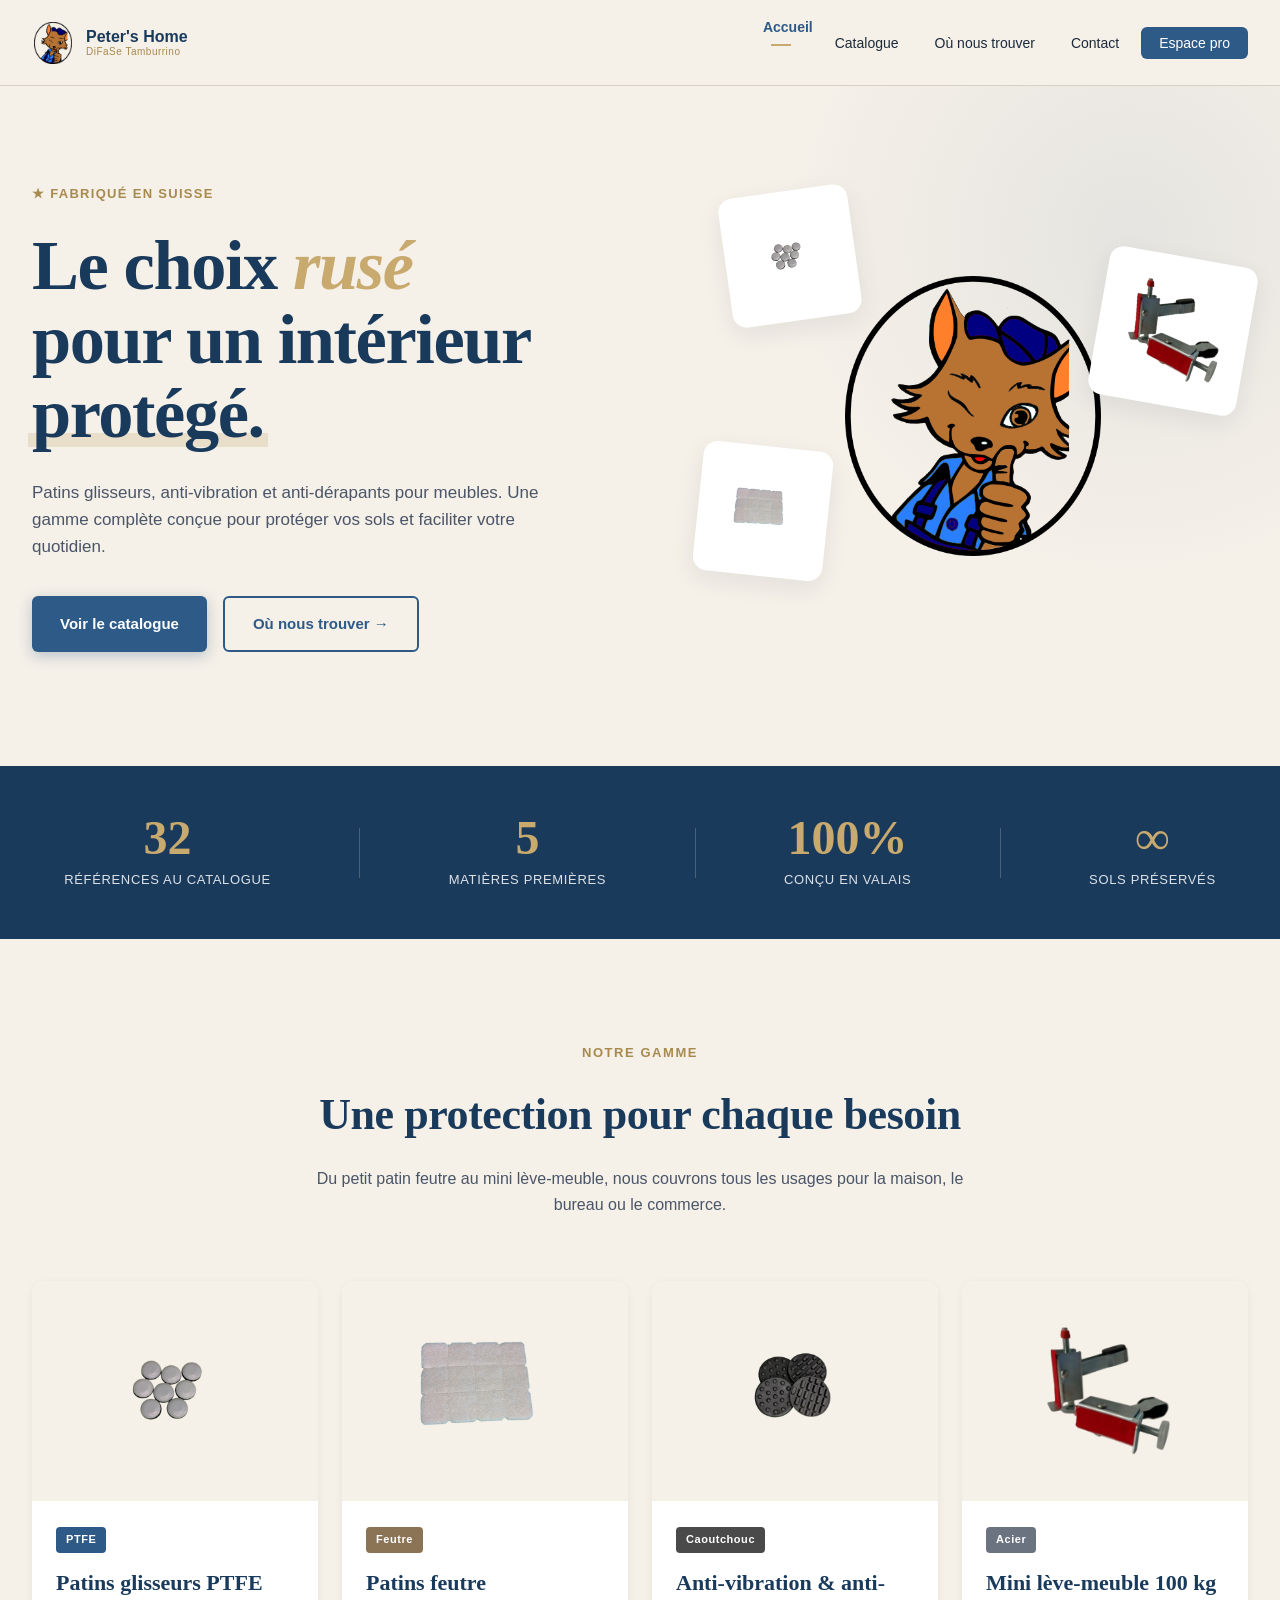
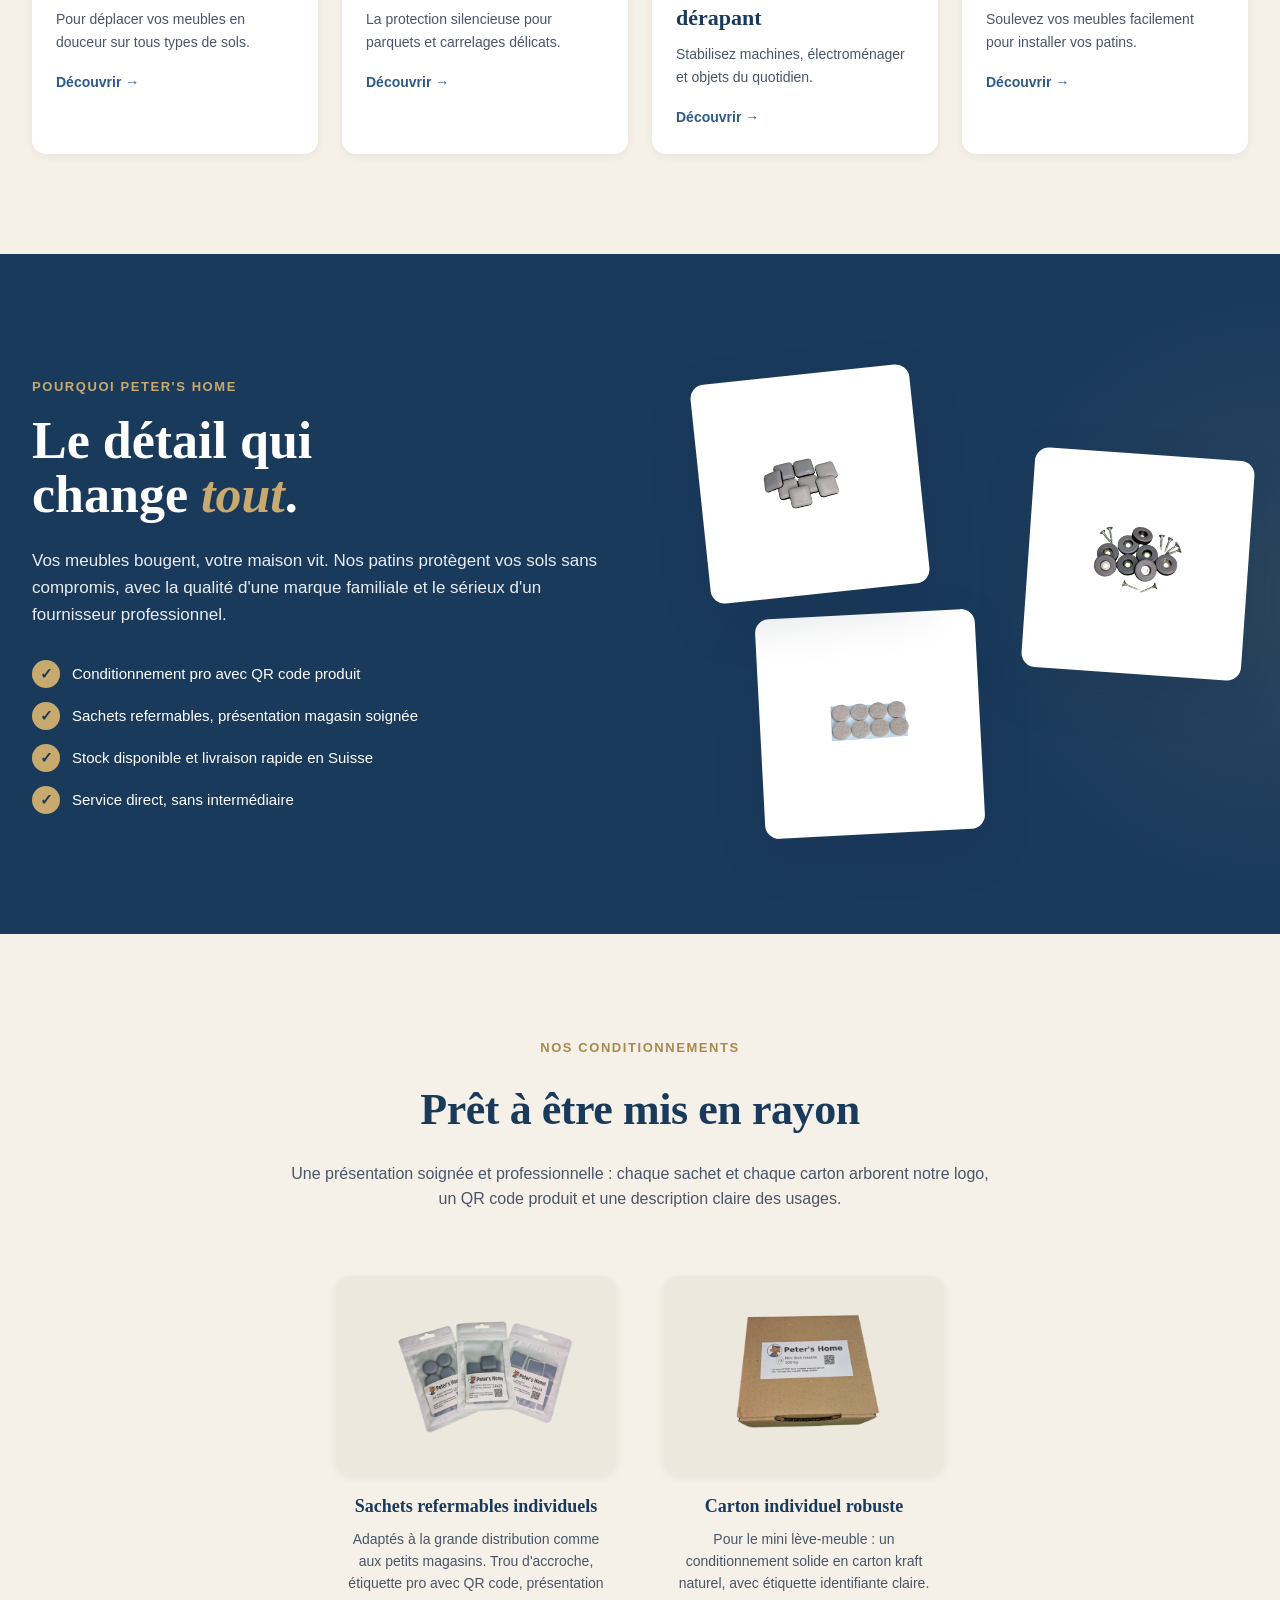
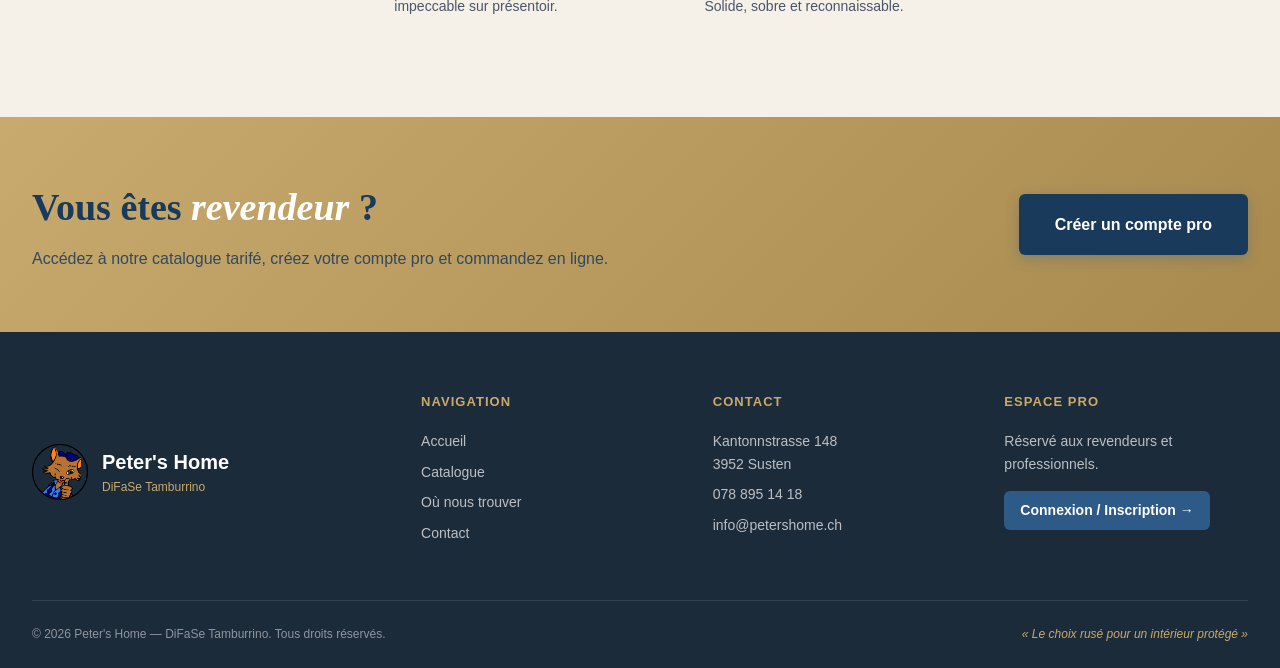
<file: index.html>
<!DOCTYPE html>
<html lang="fr">
<head>
<meta charset="UTF-8">
<meta name="viewport" content="width=device-width, initial-scale=1.0">
<title>Peter's Home — Le choix rusé pour un intérieur protégé</title>
<meta name="description" content="Peter's Home : patins glisseurs, anti-vibration et anti-dérapants pour meubles. Protection des sols, fabriqués en Suisse.">
<link rel="icon" type="image/png" href="img/logo.png">
<link rel="stylesheet" href="styles.css">
</head>
<body>

<!-- NAV -->
<nav class="nav">
  <a href="index.html" class="nav__brand">
    <img src="img/logo.png" alt="Peter's Home" class="nav__logo">
    <div class="nav__brand-text">
      <span class="nav__title">Peter's Home</span>
      <span class="nav__subtitle">DiFaSe Tamburrino</span>
    </div>
  </a>
  <ul class="nav__menu">
    <li><a href="index.html" class="nav__link nav__link--active">Accueil</a></li>
    <li><a href="catalogue.html" class="nav__link">Catalogue</a></li>
    <li><a href="ou-nous-trouver.html" class="nav__link">Où nous trouver</a></li>
    <li><a href="contact.html" class="nav__link">Contact</a></li>
    <li><a href="pro.html" class="nav__link nav__link--pro">Espace pro</a></li>
  </ul>
  <button class="nav__burger" aria-label="Menu">
    <span></span><span></span><span></span>
  </button>
</nav>

<!-- HERO -->
<section class="hero">
  <div class="hero__bg-shape"></div>
  <div class="hero__container">
    <div class="hero__content">
      <span class="hero__eyebrow">★ Fabriqué en Suisse</span>
      <h1 class="hero__title">
        Le choix <em>rusé</em><br>
        pour un intérieur<br>
        <span class="hero__title-accent">protégé.</span>
      </h1>
      <p class="hero__desc">
        Patins glisseurs, anti-vibration et anti-dérapants pour meubles.
        Une gamme complète conçue pour protéger vos sols et faciliter votre quotidien.
      </p>
      <div class="hero__cta">
        <a href="catalogue.html" class="btn btn--primary">Voir le catalogue</a>
        <a href="ou-nous-trouver.html" class="btn btn--ghost">Où nous trouver →</a>
      </div>
    </div>
    <div class="hero__visual">
      <div class="hero__fox">
        <img src="img/logo.png" alt="Mascotte Peter's Home">
      </div>
      <div class="hero__product hero__product--1">
        <img src="img/020.png" alt="">
      </div>
      <div class="hero__product hero__product--2">
        <img src="img/440.png" alt="">
      </div>
      <div class="hero__product hero__product--3">
        <img src="img/700.png" alt="">
      </div>
    </div>
  </div>
</section>

<!-- STATS / TRUST -->
<section class="trust">
  <div class="trust__container">
    <div class="trust__item">
      <div class="trust__number">32</div>
      <div class="trust__label">Références au catalogue</div>
    </div>
    <div class="trust__divider"></div>
    <div class="trust__item">
      <div class="trust__number">5</div>
      <div class="trust__label">Matières premières</div>
    </div>
    <div class="trust__divider"></div>
    <div class="trust__item">
      <div class="trust__number">100%</div>
      <div class="trust__label">Conçu en Valais</div>
    </div>
    <div class="trust__divider"></div>
    <div class="trust__item">
      <div class="trust__number">∞</div>
      <div class="trust__label">Sols préservés</div>
    </div>
  </div>
</section>

<!-- CATEGORIES -->
<section class="categories">
  <div class="categories__container">
    <header class="section-header">
      <span class="section-header__eyebrow">Notre gamme</span>
      <h2 class="section-header__title">Une protection pour chaque besoin</h2>
      <p class="section-header__desc">
        Du petit patin feutre au mini lève-meuble, nous couvrons tous les usages
        pour la maison, le bureau ou le commerce.
      </p>
    </header>

    <div class="cat-grid">
      <a href="catalogue.html#ptfe" class="cat-card">
        <div class="cat-card__image">
          <img src="img/020.png" alt="">
        </div>
        <div class="cat-card__content">
          <span class="cat-card__tag cat-card__tag--ptfe">PTFE</span>
          <h3 class="cat-card__title">Patins glisseurs PTFE</h3>
          <p class="cat-card__desc">Pour déplacer vos meubles en douceur sur tous types de sols.</p>
          <span class="cat-card__link">Découvrir →</span>
        </div>
      </a>

      <a href="catalogue.html#feutre" class="cat-card">
        <div class="cat-card__image">
          <img src="img/440.png" alt="">
        </div>
        <div class="cat-card__content">
          <span class="cat-card__tag cat-card__tag--feutre">Feutre</span>
          <h3 class="cat-card__title">Patins feutre</h3>
          <p class="cat-card__desc">La protection silencieuse pour parquets et carrelages délicats.</p>
          <span class="cat-card__link">Découvrir →</span>
        </div>
      </a>

      <a href="catalogue.html#protection" class="cat-card">
        <div class="cat-card__image">
          <img src="img/635.png" alt="">
        </div>
        <div class="cat-card__content">
          <span class="cat-card__tag cat-card__tag--caoutchouc">Caoutchouc</span>
          <h3 class="cat-card__title">Anti-vibration & anti-dérapant</h3>
          <p class="cat-card__desc">Stabilisez machines, électroménager et objets du quotidien.</p>
          <span class="cat-card__link">Découvrir →</span>
        </div>
      </a>

      <a href="catalogue.html#accessoires" class="cat-card">
        <div class="cat-card__image">
          <img src="img/700.png" alt="">
        </div>
        <div class="cat-card__content">
          <span class="cat-card__tag cat-card__tag--acier">Acier</span>
          <h3 class="cat-card__title">Mini lève-meuble 100 kg</h3>
          <p class="cat-card__desc">Soulevez vos meubles facilement pour installer vos patins.</p>
          <span class="cat-card__link">Découvrir →</span>
        </div>
      </a>
    </div>
  </div>
</section>

<!-- WHY -->
<section class="why">
  <div class="why__container">
    <div class="why__content">
      <span class="section-header__eyebrow section-header__eyebrow--light">Pourquoi Peter's Home</span>
      <h2 class="why__title">Le détail qui<br>change <em>tout</em>.</h2>
      <p class="why__desc">
        Vos meubles bougent, votre maison vit. Nos patins protègent vos sols sans compromis,
        avec la qualité d'une marque familiale et le sérieux d'un fournisseur professionnel.
      </p>
      <ul class="why__list">
        <li><span class="why__check">✓</span> Conditionnement pro avec QR code produit</li>
        <li><span class="why__check">✓</span> Sachets refermables, présentation magasin soignée</li>
        <li><span class="why__check">✓</span> Stock disponible et livraison rapide en Suisse</li>
        <li><span class="why__check">✓</span> Service direct, sans intermédiaire</li>
      </ul>
    </div>
    <div class="why__visual">
      <div class="why__visual-card why__visual-card--1">
        <img src="img/130.png" alt="Patins glisseurs carrés">
      </div>
      <div class="why__visual-card why__visual-card--2">
        <img src="img/125.png" alt="Patins à visser">
      </div>
      <div class="why__visual-card why__visual-card--3">
        <img src="img/417.png" alt="Patins feutre">
      </div>
    </div>
  </div>
</section>

<!-- CONDITIONNEMENTS -->
<section class="packaging">
  <div class="packaging__container">
    <header class="section-header">
      <span class="section-header__eyebrow">Nos conditionnements</span>
      <h2 class="section-header__title">Prêt à être mis en rayon</h2>
      <p class="section-header__desc">
        Une présentation soignée et professionnelle : chaque sachet et chaque carton
        arborent notre logo, un QR code produit et une description claire des usages.
      </p>
    </header>

    <div class="packaging__grid">
      <article class="packaging__card">
        <div class="packaging__image">
          <img src="img/packets.png" alt="Sachets refermables Peter's Home">
        </div>
        <div class="packaging__text">
          <h3>Sachets refermables individuels</h3>
          <p>
            Adaptés à la grande distribution comme aux petits magasins. Trou d'accroche,
            étiquette pro avec QR code, présentation impeccable sur présentoir.
          </p>
        </div>
      </article>

      <article class="packaging__card">
        <div class="packaging__image">
          <img src="img/carton_700.png" alt="Carton du mini lève-meuble">
        </div>
        <div class="packaging__text">
          <h3>Carton individuel robuste</h3>
          <p>
            Pour le mini lève-meuble : un conditionnement solide en carton kraft naturel,
            avec étiquette identifiante claire. Solide, sobre et reconnaissable.
          </p>
        </div>
      </article>
    </div>
  </div>
</section>

<!-- CTA -->
<section class="cta-band">
  <div class="cta-band__container">
    <div class="cta-band__content">
      <h2 class="cta-band__title">Vous êtes <span class="cta-band__highlight">revendeur</span> ?</h2>
      <p class="cta-band__desc">
        Accédez à notre catalogue tarifé, créez votre compte pro et commandez en ligne.
      </p>
    </div>
    <a href="pro.html" class="btn btn--primary btn--large">Créer un compte pro</a>
  </div>
</section>

<!-- FOOTER -->
<footer class="footer">
  <div class="footer__container">
    <div class="footer__brand">
      <img src="img/logo.png" alt="" class="footer__logo">
      <div>
        <div class="footer__brand-name">Peter's Home</div>
        <div class="footer__brand-sub">DiFaSe Tamburrino</div>
      </div>
    </div>
    <div class="footer__col">
      <h4 class="footer__col-title">Navigation</h4>
      <a href="index.html">Accueil</a>
      <a href="catalogue.html">Catalogue</a>
      <a href="ou-nous-trouver.html">Où nous trouver</a>
      <a href="contact.html">Contact</a>
    </div>
    <div class="footer__col">
      <h4 class="footer__col-title">Contact</h4>
      <p>Kantonnstrasse 148<br>3952 Susten</p>
      <p>078 895 14 18</p>
      <a href="mailto:info@petershome.ch">info@petershome.ch</a>
    </div>
    <div class="footer__col">
      <h4 class="footer__col-title">Espace pro</h4>
      <p>Réservé aux revendeurs et professionnels.</p>
      <a href="pro.html" class="footer__pro-btn">Connexion / Inscription →</a>
    </div>
  </div>
  <div class="footer__bottom">
    <p>© 2026 Peter's Home — DiFaSe Tamburrino. Tous droits réservés.</p>
    <p class="footer__tagline">« Le choix rusé pour un intérieur protégé »</p>
  </div>
</footer>

<script src="script.js"></script>
</body>
</html>
</file>
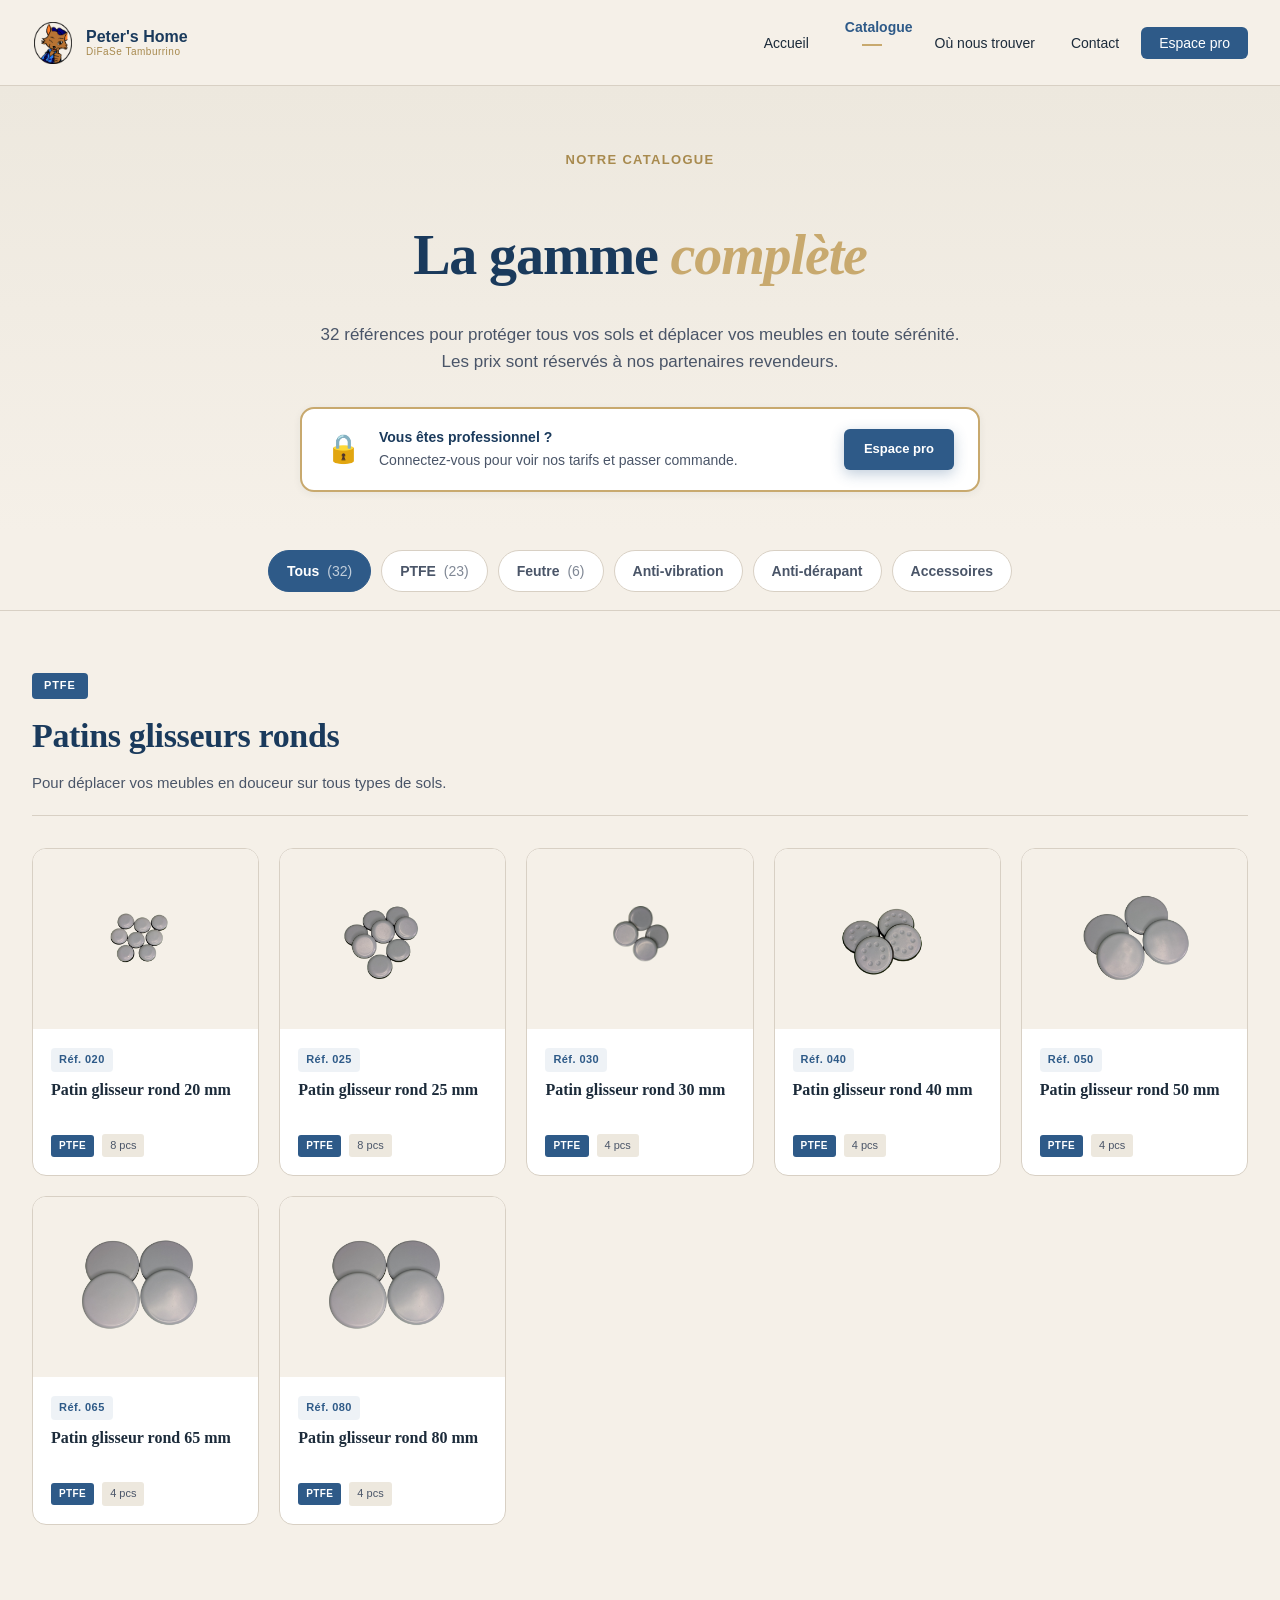
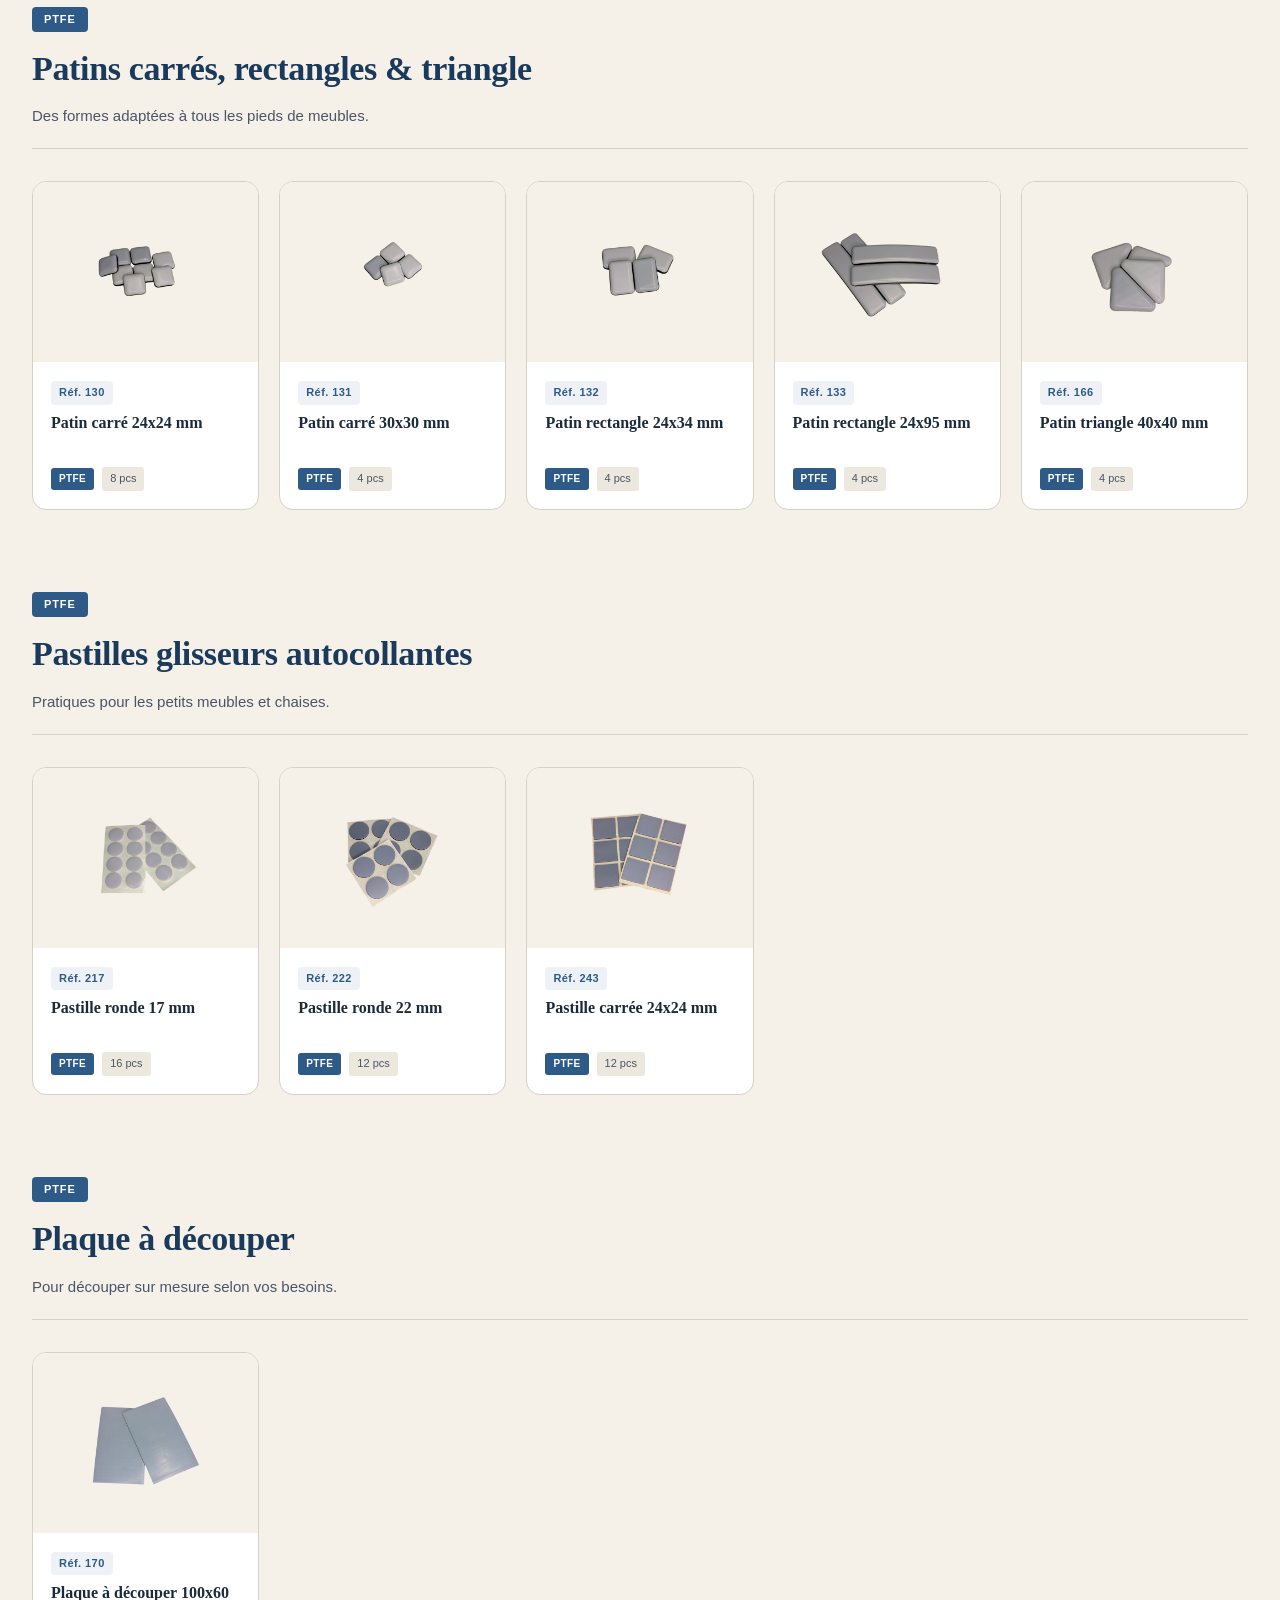
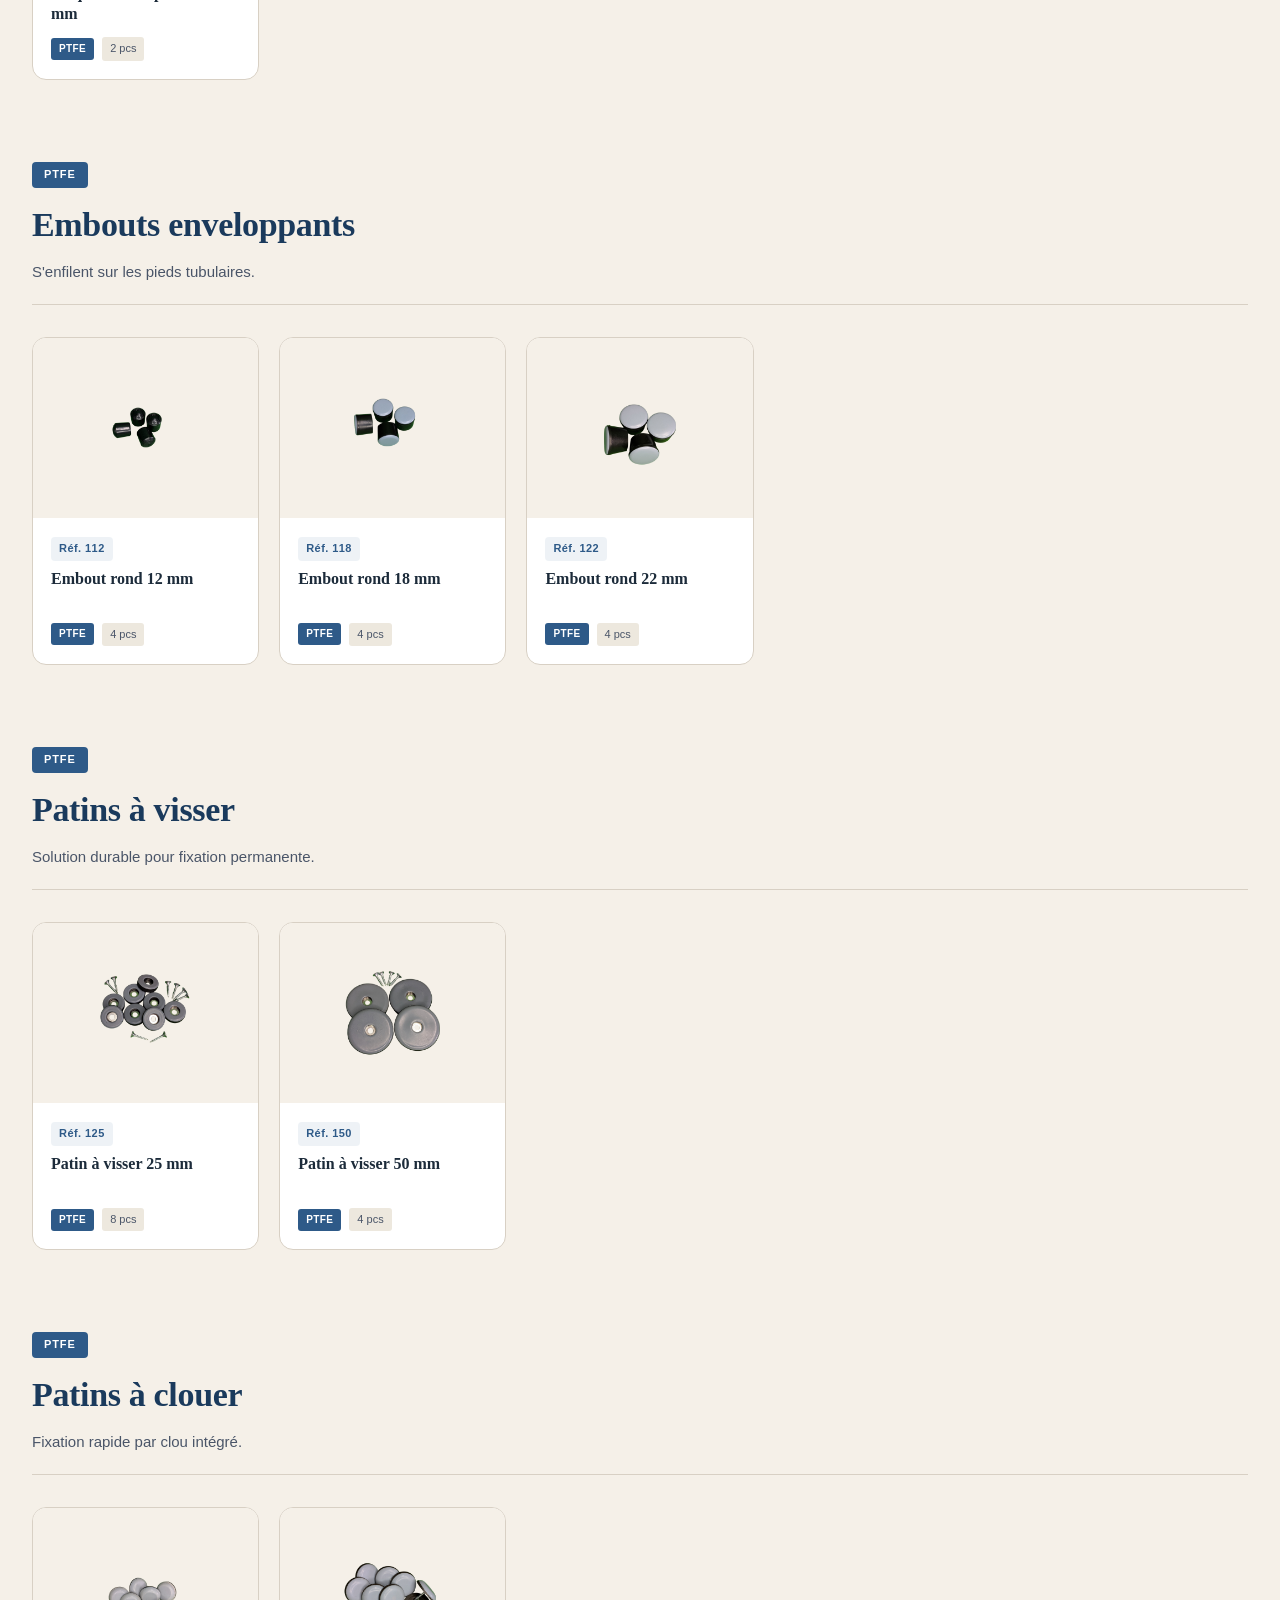
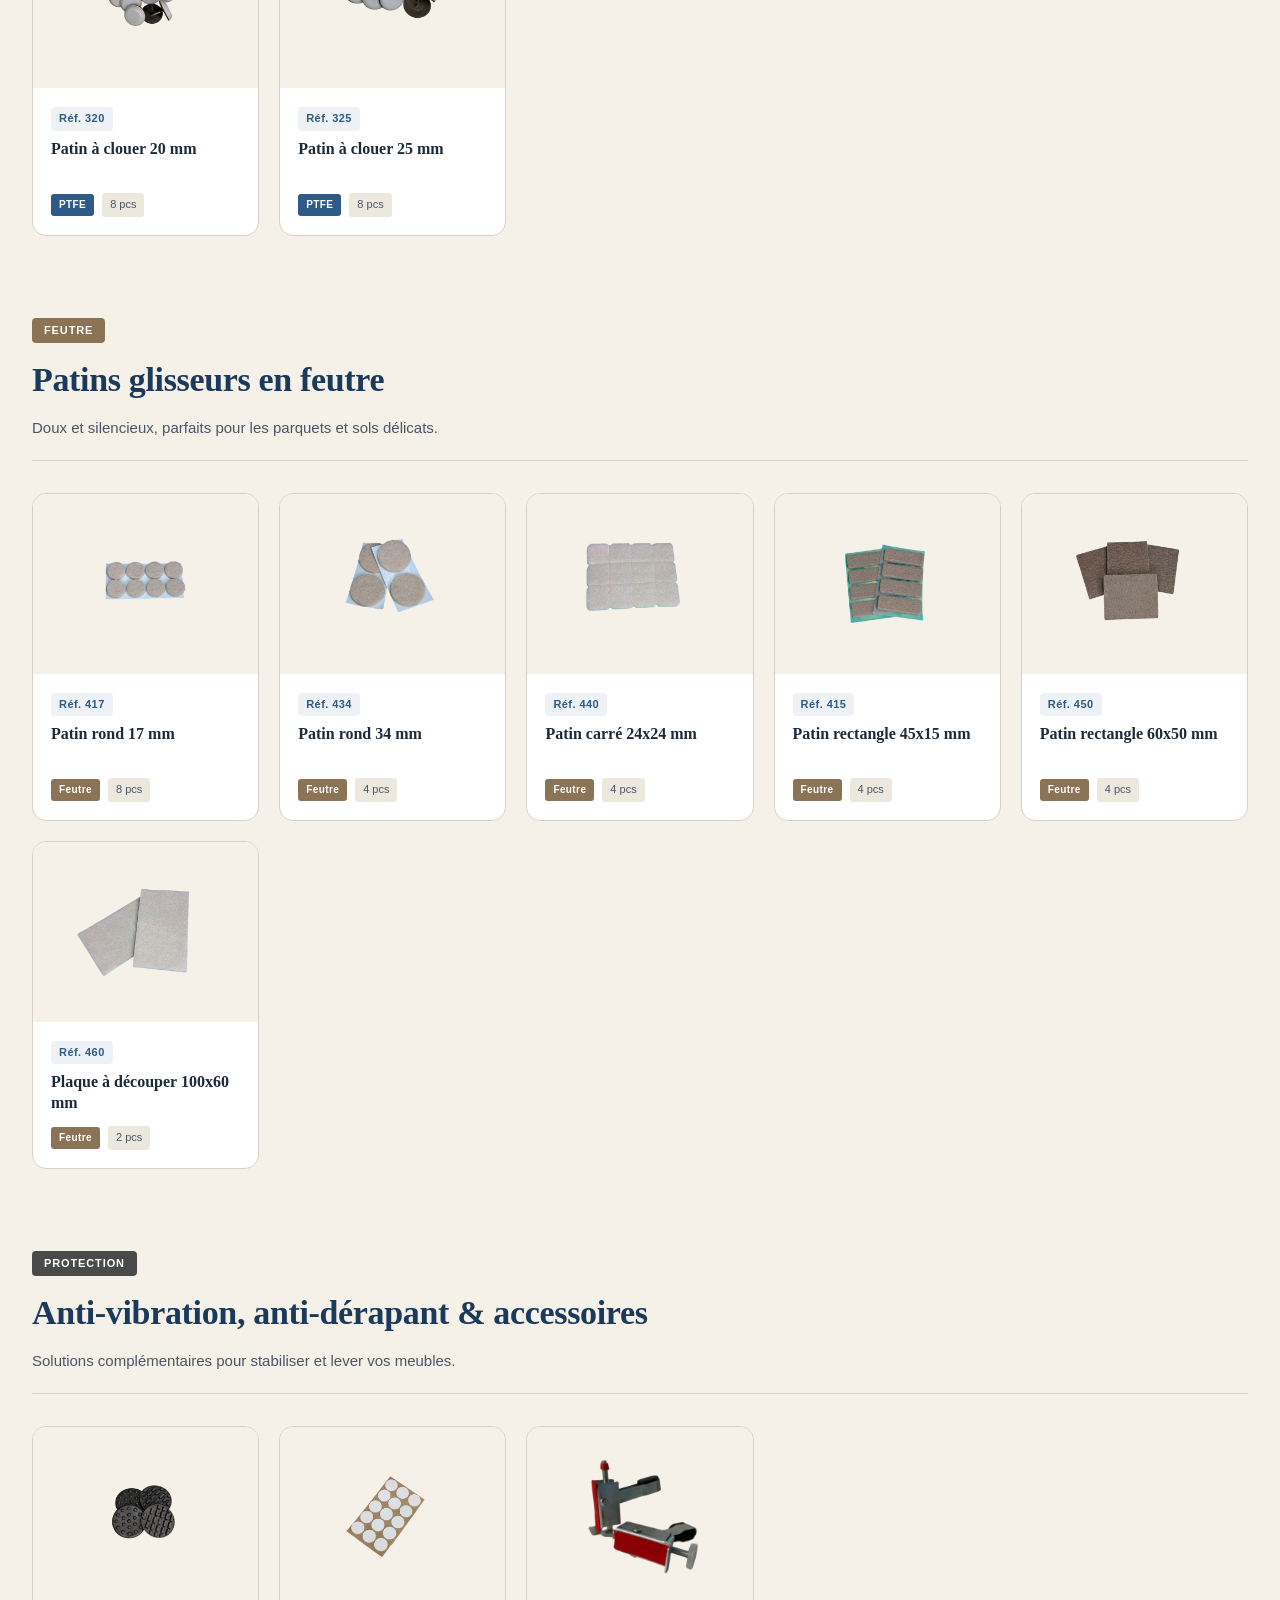
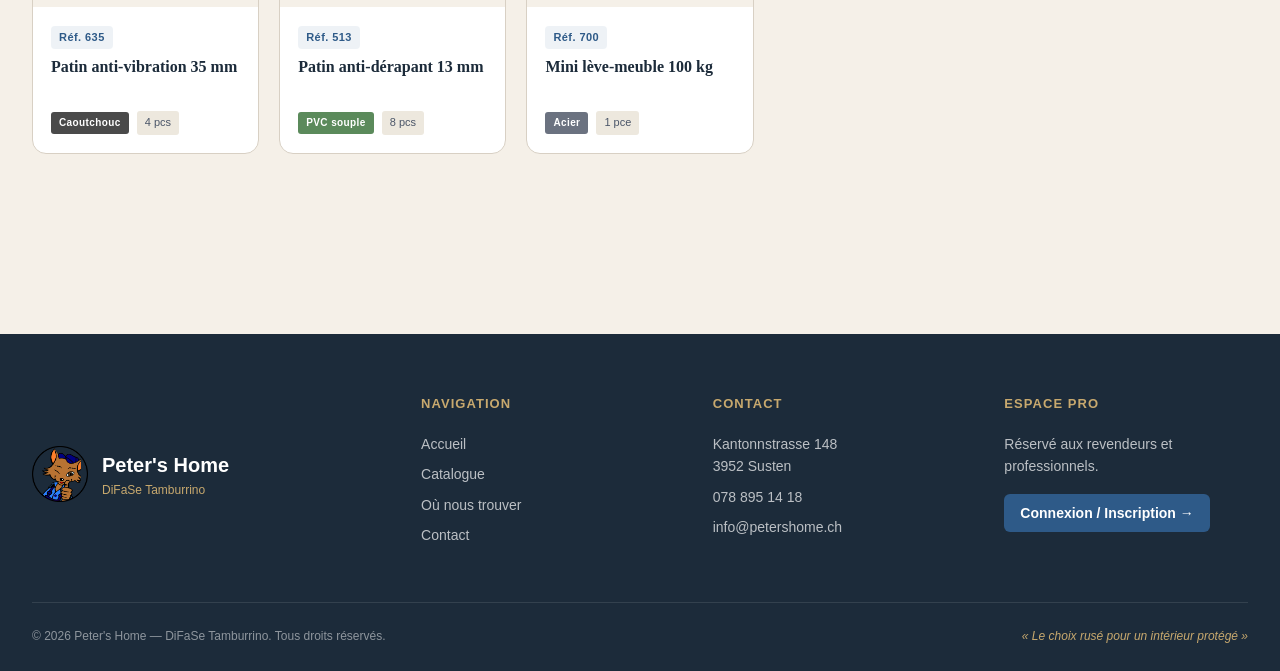
<file: catalogue.html>
<!DOCTYPE html>
<html lang="fr">
<head>
<meta charset="UTF-8">
<meta name="viewport" content="width=device-width, initial-scale=1.0">
<title>Catalogue — Peter's Home</title>
<meta name="description" content="Découvrez toute la gamme Peter's Home : patins glisseurs PTFE, feutre, anti-vibration, accessoires.">
<link rel="icon" type="image/png" href="img/logo.png">
<link rel="stylesheet" href="styles.css">
<link rel="stylesheet" href="catalogue.css">
</head>
<body>

<!-- NAV -->
<nav class="nav">
  <a href="index.html" class="nav__brand">
    <img src="img/logo.png" alt="Peter's Home" class="nav__logo">
    <div class="nav__brand-text">
      <span class="nav__title">Peter's Home</span>
      <span class="nav__subtitle">DiFaSe Tamburrino</span>
    </div>
  </a>
  <ul class="nav__menu">
    <li><a href="index.html" class="nav__link">Accueil</a></li>
    <li><a href="catalogue.html" class="nav__link nav__link--active">Catalogue</a></li>
    <li><a href="ou-nous-trouver.html" class="nav__link">Où nous trouver</a></li>
    <li><a href="contact.html" class="nav__link">Contact</a></li>
    <li><a href="pro.html" class="nav__link nav__link--pro">Espace pro</a></li>
  </ul>
  <button class="nav__burger" aria-label="Menu">
    <span></span><span></span><span></span>
  </button>
</nav>

<!-- PAGE HEADER -->
<section class="page-header">
  <div class="page-header__container">
    <span class="hero__eyebrow">Notre catalogue</span>
    <h1 class="page-header__title">La gamme <em>complète</em></h1>
    <p class="page-header__desc">
      32 références pour protéger tous vos sols et déplacer vos meubles en toute sérénité.
      <br>Les prix sont réservés à nos partenaires revendeurs.
    </p>
    <div class="pro-banner">
      <span class="pro-banner__icon">🔒</span>
      <div>
        <strong>Vous êtes professionnel ?</strong>
        Connectez-vous pour voir nos tarifs et passer commande.
      </div>
      <a href="pro.html" class="btn btn--primary">Espace pro</a>
    </div>
  </div>
</section>

<!-- FILTERS -->
<section class="filters">
  <div class="filters__container">
    <button class="filter-btn filter-btn--active" data-filter="all">Tous <span>(32)</span></button>
    <button class="filter-btn" data-filter="ptfe">PTFE <span>(23)</span></button>
    <button class="filter-btn" data-filter="feutre">Feutre <span>(6)</span></button>
    <button class="filter-btn" data-filter="caoutchouc">Anti-vibration</button>
    <button class="filter-btn" data-filter="pvc">Anti-dérapant</button>
    <button class="filter-btn" data-filter="acier">Accessoires</button>
  </div>
</section>

<!-- CATALOG SECTIONS -->
<main class="catalog">
  <div class="catalog__container">

    <!-- PTFE RONDS -->
    <section class="cat-section" id="ptfe" data-cat="ptfe">
      <header class="cat-section__header">
        <span class="cat-section__tag cat-card__tag--ptfe">PTFE</span>
        <h2 class="cat-section__title">Patins glisseurs ronds</h2>
        <p>Pour déplacer vos meubles en douceur sur tous types de sols.</p>
      </header>
      <div class="product-grid">
        <article class="product" data-mat="ptfe"><div class="product__img"><img src="img/020.png" alt=""></div><div class="product__info"><span class="product__ref">Réf. 020</span><h3>Patin glisseur rond 20 mm</h3><div class="product__meta"><span class="product__mat product__mat--ptfe">PTFE</span><span class="product__pcs">8 pcs</span></div></div></article>
        <article class="product" data-mat="ptfe"><div class="product__img"><img src="img/025.png" alt=""></div><div class="product__info"><span class="product__ref">Réf. 025</span><h3>Patin glisseur rond 25 mm</h3><div class="product__meta"><span class="product__mat product__mat--ptfe">PTFE</span><span class="product__pcs">8 pcs</span></div></div></article>
        <article class="product" data-mat="ptfe"><div class="product__img"><img src="img/030.png" alt=""></div><div class="product__info"><span class="product__ref">Réf. 030</span><h3>Patin glisseur rond 30 mm</h3><div class="product__meta"><span class="product__mat product__mat--ptfe">PTFE</span><span class="product__pcs">4 pcs</span></div></div></article>
        <article class="product" data-mat="ptfe"><div class="product__img"><img src="img/040.png" alt=""></div><div class="product__info"><span class="product__ref">Réf. 040</span><h3>Patin glisseur rond 40 mm</h3><div class="product__meta"><span class="product__mat product__mat--ptfe">PTFE</span><span class="product__pcs">4 pcs</span></div></div></article>
        <article class="product" data-mat="ptfe"><div class="product__img"><img src="img/050.png" alt=""></div><div class="product__info"><span class="product__ref">Réf. 050</span><h3>Patin glisseur rond 50 mm</h3><div class="product__meta"><span class="product__mat product__mat--ptfe">PTFE</span><span class="product__pcs">4 pcs</span></div></div></article>
        <article class="product" data-mat="ptfe"><div class="product__img"><img src="img/065.png" alt=""></div><div class="product__info"><span class="product__ref">Réf. 065</span><h3>Patin glisseur rond 65 mm</h3><div class="product__meta"><span class="product__mat product__mat--ptfe">PTFE</span><span class="product__pcs">4 pcs</span></div></div></article>
        <article class="product" data-mat="ptfe"><div class="product__img"><img src="img/080.png" alt=""></div><div class="product__info"><span class="product__ref">Réf. 080</span><h3>Patin glisseur rond 80 mm</h3><div class="product__meta"><span class="product__mat product__mat--ptfe">PTFE</span><span class="product__pcs">4 pcs</span></div></div></article>
      </div>
    </section>

    <!-- PTFE FORMES -->
    <section class="cat-section" data-cat="ptfe">
      <header class="cat-section__header">
        <span class="cat-section__tag cat-card__tag--ptfe">PTFE</span>
        <h2 class="cat-section__title">Patins carrés, rectangles & triangle</h2>
        <p>Des formes adaptées à tous les pieds de meubles.</p>
      </header>
      <div class="product-grid">
        <article class="product" data-mat="ptfe"><div class="product__img"><img src="img/130.png" alt=""></div><div class="product__info"><span class="product__ref">Réf. 130</span><h3>Patin carré 24x24 mm</h3><div class="product__meta"><span class="product__mat product__mat--ptfe">PTFE</span><span class="product__pcs">8 pcs</span></div></div></article>
        <article class="product" data-mat="ptfe"><div class="product__img"><img src="img/131.png" alt=""></div><div class="product__info"><span class="product__ref">Réf. 131</span><h3>Patin carré 30x30 mm</h3><div class="product__meta"><span class="product__mat product__mat--ptfe">PTFE</span><span class="product__pcs">4 pcs</span></div></div></article>
        <article class="product" data-mat="ptfe"><div class="product__img"><img src="img/132.png" alt=""></div><div class="product__info"><span class="product__ref">Réf. 132</span><h3>Patin rectangle 24x34 mm</h3><div class="product__meta"><span class="product__mat product__mat--ptfe">PTFE</span><span class="product__pcs">4 pcs</span></div></div></article>
        <article class="product" data-mat="ptfe"><div class="product__img"><img src="img/133.png" alt=""></div><div class="product__info"><span class="product__ref">Réf. 133</span><h3>Patin rectangle 24x95 mm</h3><div class="product__meta"><span class="product__mat product__mat--ptfe">PTFE</span><span class="product__pcs">4 pcs</span></div></div></article>
        <article class="product" data-mat="ptfe"><div class="product__img"><img src="img/166.png" alt=""></div><div class="product__info"><span class="product__ref">Réf. 166</span><h3>Patin triangle 40x40 mm</h3><div class="product__meta"><span class="product__mat product__mat--ptfe">PTFE</span><span class="product__pcs">4 pcs</span></div></div></article>
      </div>
    </section>

    <!-- PASTILLES -->
    <section class="cat-section" data-cat="ptfe">
      <header class="cat-section__header">
        <span class="cat-section__tag cat-card__tag--ptfe">PTFE</span>
        <h2 class="cat-section__title">Pastilles glisseurs autocollantes</h2>
        <p>Pratiques pour les petits meubles et chaises.</p>
      </header>
      <div class="product-grid">
        <article class="product" data-mat="ptfe"><div class="product__img"><img src="img/217.png" alt=""></div><div class="product__info"><span class="product__ref">Réf. 217</span><h3>Pastille ronde 17 mm</h3><div class="product__meta"><span class="product__mat product__mat--ptfe">PTFE</span><span class="product__pcs">16 pcs</span></div></div></article>
        <article class="product" data-mat="ptfe"><div class="product__img"><img src="img/222.png" alt=""></div><div class="product__info"><span class="product__ref">Réf. 222</span><h3>Pastille ronde 22 mm</h3><div class="product__meta"><span class="product__mat product__mat--ptfe">PTFE</span><span class="product__pcs">12 pcs</span></div></div></article>
        <article class="product" data-mat="ptfe"><div class="product__img"><img src="img/243.png" alt=""></div><div class="product__info"><span class="product__ref">Réf. 243</span><h3>Pastille carrée 24x24 mm</h3><div class="product__meta"><span class="product__mat product__mat--ptfe">PTFE</span><span class="product__pcs">12 pcs</span></div></div></article>
      </div>
    </section>

    <!-- PLAQUE PTFE -->
    <section class="cat-section" data-cat="ptfe">
      <header class="cat-section__header">
        <span class="cat-section__tag cat-card__tag--ptfe">PTFE</span>
        <h2 class="cat-section__title">Plaque à découper</h2>
        <p>Pour découper sur mesure selon vos besoins.</p>
      </header>
      <div class="product-grid">
        <article class="product" data-mat="ptfe"><div class="product__img"><img src="img/170.png" alt=""></div><div class="product__info"><span class="product__ref">Réf. 170</span><h3>Plaque à découper 100x60 mm</h3><div class="product__meta"><span class="product__mat product__mat--ptfe">PTFE</span><span class="product__pcs">2 pcs</span></div></div></article>
      </div>
    </section>

    <!-- EMBOUTS -->
    <section class="cat-section" data-cat="ptfe">
      <header class="cat-section__header">
        <span class="cat-section__tag cat-card__tag--ptfe">PTFE</span>
        <h2 class="cat-section__title">Embouts enveloppants</h2>
        <p>S'enfilent sur les pieds tubulaires.</p>
      </header>
      <div class="product-grid">
        <article class="product" data-mat="ptfe"><div class="product__img"><img src="img/112.png" alt=""></div><div class="product__info"><span class="product__ref">Réf. 112</span><h3>Embout rond 12 mm</h3><div class="product__meta"><span class="product__mat product__mat--ptfe">PTFE</span><span class="product__pcs">4 pcs</span></div></div></article>
        <article class="product" data-mat="ptfe"><div class="product__img"><img src="img/118.png" alt=""></div><div class="product__info"><span class="product__ref">Réf. 118</span><h3>Embout rond 18 mm</h3><div class="product__meta"><span class="product__mat product__mat--ptfe">PTFE</span><span class="product__pcs">4 pcs</span></div></div></article>
        <article class="product" data-mat="ptfe"><div class="product__img"><img src="img/122.png" alt=""></div><div class="product__info"><span class="product__ref">Réf. 122</span><h3>Embout rond 22 mm</h3><div class="product__meta"><span class="product__mat product__mat--ptfe">PTFE</span><span class="product__pcs">4 pcs</span></div></div></article>
      </div>
    </section>

    <!-- A VISSER -->
    <section class="cat-section" data-cat="ptfe">
      <header class="cat-section__header">
        <span class="cat-section__tag cat-card__tag--ptfe">PTFE</span>
        <h2 class="cat-section__title">Patins à visser</h2>
        <p>Solution durable pour fixation permanente.</p>
      </header>
      <div class="product-grid">
        <article class="product" data-mat="ptfe"><div class="product__img"><img src="img/125.png" alt=""></div><div class="product__info"><span class="product__ref">Réf. 125</span><h3>Patin à visser 25 mm</h3><div class="product__meta"><span class="product__mat product__mat--ptfe">PTFE</span><span class="product__pcs">8 pcs</span></div></div></article>
        <article class="product" data-mat="ptfe"><div class="product__img"><img src="img/150.png" alt=""></div><div class="product__info"><span class="product__ref">Réf. 150</span><h3>Patin à visser 50 mm</h3><div class="product__meta"><span class="product__mat product__mat--ptfe">PTFE</span><span class="product__pcs">4 pcs</span></div></div></article>
      </div>
    </section>

    <!-- A CLOUER -->
    <section class="cat-section" data-cat="ptfe">
      <header class="cat-section__header">
        <span class="cat-section__tag cat-card__tag--ptfe">PTFE</span>
        <h2 class="cat-section__title">Patins à clouer</h2>
        <p>Fixation rapide par clou intégré.</p>
      </header>
      <div class="product-grid">
        <article class="product" data-mat="ptfe"><div class="product__img"><img src="img/320.png" alt=""></div><div class="product__info"><span class="product__ref">Réf. 320</span><h3>Patin à clouer 20 mm</h3><div class="product__meta"><span class="product__mat product__mat--ptfe">PTFE</span><span class="product__pcs">8 pcs</span></div></div></article>
        <article class="product" data-mat="ptfe"><div class="product__img"><img src="img/325.png" alt=""></div><div class="product__info"><span class="product__ref">Réf. 325</span><h3>Patin à clouer 25 mm</h3><div class="product__meta"><span class="product__mat product__mat--ptfe">PTFE</span><span class="product__pcs">8 pcs</span></div></div></article>
      </div>
    </section>

    <!-- FEUTRE -->
    <section class="cat-section" id="feutre" data-cat="feutre">
      <header class="cat-section__header">
        <span class="cat-section__tag cat-card__tag--feutre">FEUTRE</span>
        <h2 class="cat-section__title">Patins glisseurs en feutre</h2>
        <p>Doux et silencieux, parfaits pour les parquets et sols délicats.</p>
      </header>
      <div class="product-grid">
        <article class="product" data-mat="feutre"><div class="product__img"><img src="img/417.png" alt=""></div><div class="product__info"><span class="product__ref">Réf. 417</span><h3>Patin rond 17 mm</h3><div class="product__meta"><span class="product__mat product__mat--feutre">Feutre</span><span class="product__pcs">8 pcs</span></div></div></article>
        <article class="product" data-mat="feutre"><div class="product__img"><img src="img/434.png" alt=""></div><div class="product__info"><span class="product__ref">Réf. 434</span><h3>Patin rond 34 mm</h3><div class="product__meta"><span class="product__mat product__mat--feutre">Feutre</span><span class="product__pcs">4 pcs</span></div></div></article>
        <article class="product" data-mat="feutre"><div class="product__img"><img src="img/440.png" alt=""></div><div class="product__info"><span class="product__ref">Réf. 440</span><h3>Patin carré 24x24 mm</h3><div class="product__meta"><span class="product__mat product__mat--feutre">Feutre</span><span class="product__pcs">4 pcs</span></div></div></article>
        <article class="product" data-mat="feutre"><div class="product__img"><img src="img/415.png" alt=""></div><div class="product__info"><span class="product__ref">Réf. 415</span><h3>Patin rectangle 45x15 mm</h3><div class="product__meta"><span class="product__mat product__mat--feutre">Feutre</span><span class="product__pcs">4 pcs</span></div></div></article>
        <article class="product" data-mat="feutre"><div class="product__img"><img src="img/450.png" alt=""></div><div class="product__info"><span class="product__ref">Réf. 450</span><h3>Patin rectangle 60x50 mm</h3><div class="product__meta"><span class="product__mat product__mat--feutre">Feutre</span><span class="product__pcs">4 pcs</span></div></div></article>
        <article class="product" data-mat="feutre"><div class="product__img"><img src="img/460.png" alt=""></div><div class="product__info"><span class="product__ref">Réf. 460</span><h3>Plaque à découper 100x60 mm</h3><div class="product__meta"><span class="product__mat product__mat--feutre">Feutre</span><span class="product__pcs">2 pcs</span></div></div></article>
      </div>
    </section>

    <!-- PROTECTION -->
    <section class="cat-section" id="protection" data-cat="caoutchouc pvc acier">
      <header class="cat-section__header">
        <span class="cat-section__tag cat-card__tag--caoutchouc">PROTECTION</span>
        <h2 class="cat-section__title">Anti-vibration, anti-dérapant & accessoires</h2>
        <p>Solutions complémentaires pour stabiliser et lever vos meubles.</p>
      </header>
      <div class="product-grid">
        <article class="product" data-mat="caoutchouc"><div class="product__img"><img src="img/635.png" alt=""></div><div class="product__info"><span class="product__ref">Réf. 635</span><h3>Patin anti-vibration 35 mm</h3><div class="product__meta"><span class="product__mat product__mat--caoutchouc">Caoutchouc</span><span class="product__pcs">4 pcs</span></div></div></article>
        <article class="product" data-mat="pvc"><div class="product__img"><img src="img/513.png" alt=""></div><div class="product__info"><span class="product__ref">Réf. 513</span><h3>Patin anti-dérapant 13 mm</h3><div class="product__meta"><span class="product__mat product__mat--pvc">PVC souple</span><span class="product__pcs">8 pcs</span></div></div></article>
        <article class="product" data-mat="acier" id="accessoires"><div class="product__img"><img src="img/700.png" alt=""></div><div class="product__info"><span class="product__ref">Réf. 700</span><h3>Mini lève-meuble 100 kg</h3><div class="product__meta"><span class="product__mat product__mat--acier">Acier</span><span class="product__pcs">1 pce</span></div></div></article>
      </div>
    </section>

  </div>
</main>

<!-- FOOTER -->
<footer class="footer">
  <div class="footer__container">
    <div class="footer__brand">
      <img src="img/logo.png" alt="" class="footer__logo">
      <div>
        <div class="footer__brand-name">Peter's Home</div>
        <div class="footer__brand-sub">DiFaSe Tamburrino</div>
      </div>
    </div>
    <div class="footer__col">
      <h4 class="footer__col-title">Navigation</h4>
      <a href="index.html">Accueil</a>
      <a href="catalogue.html">Catalogue</a>
      <a href="ou-nous-trouver.html">Où nous trouver</a>
      <a href="contact.html">Contact</a>
    </div>
    <div class="footer__col">
      <h4 class="footer__col-title">Contact</h4>
      <p>Kantonnstrasse 148<br>3952 Susten</p>
      <p>078 895 14 18</p>
      <a href="mailto:info@petershome.ch">info@petershome.ch</a>
    </div>
    <div class="footer__col">
      <h4 class="footer__col-title">Espace pro</h4>
      <p>Réservé aux revendeurs et professionnels.</p>
      <a href="pro.html" class="footer__pro-btn">Connexion / Inscription →</a>
    </div>
  </div>
  <div class="footer__bottom">
    <p>© 2026 Peter's Home — DiFaSe Tamburrino. Tous droits réservés.</p>
    <p class="footer__tagline">« Le choix rusé pour un intérieur protégé »</p>
  </div>
</footer>

<script src="script.js"></script>
</body>
</html>
</file>
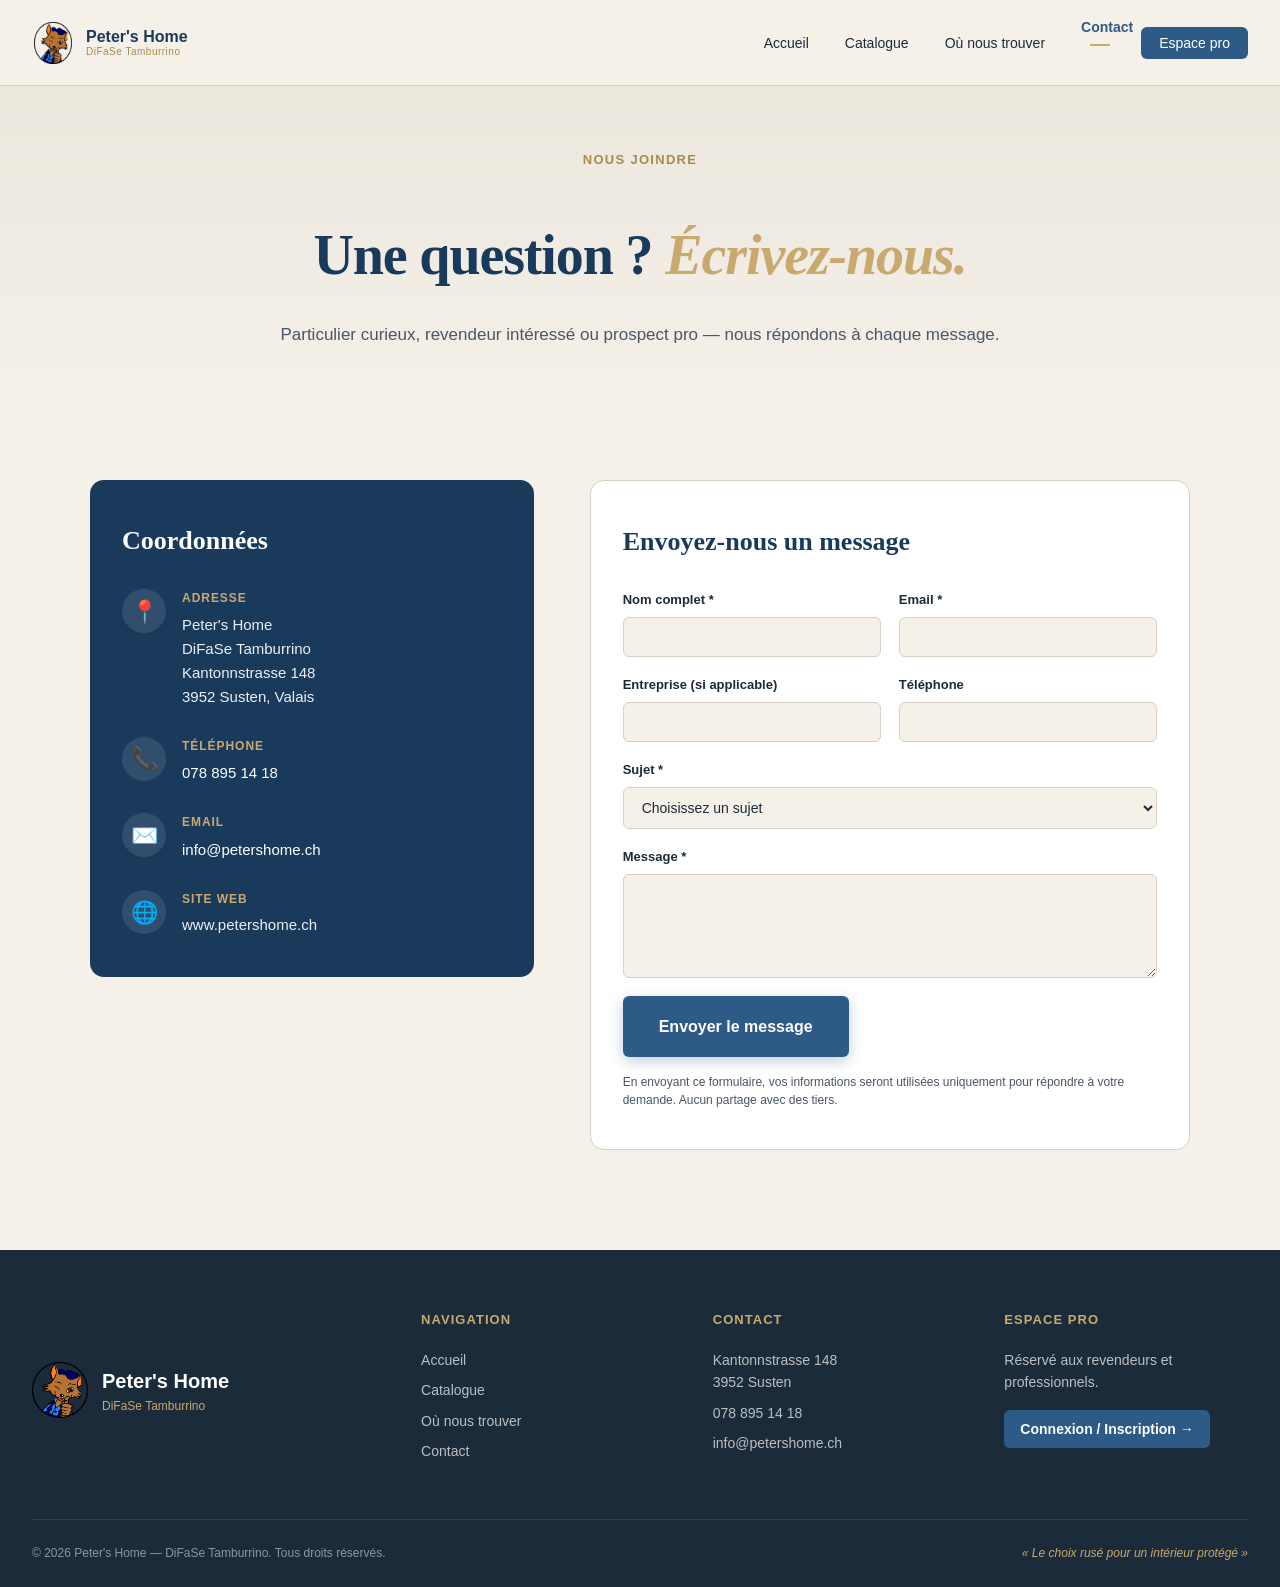
<file: contact.html>
<!DOCTYPE html>
<html lang="fr">
<head>
<meta charset="UTF-8">
<meta name="viewport" content="width=device-width, initial-scale=1.0">
<title>Contact — Peter's Home</title>
<meta name="description" content="Contactez Peter's Home : 078 895 14 18 ou info@petershome.ch. Adresse à Susten, Valais.">
<link rel="icon" type="image/png" href="img/logo.png">
<link rel="stylesheet" href="styles.css">
<link rel="stylesheet" href="catalogue.css">
<link rel="stylesheet" href="pages.css">
</head>
<body>

<!-- NAV -->
<nav class="nav">
  <a href="index.html" class="nav__brand">
    <img src="img/logo.png" alt="Peter's Home" class="nav__logo">
    <div class="nav__brand-text">
      <span class="nav__title">Peter's Home</span>
      <span class="nav__subtitle">DiFaSe Tamburrino</span>
    </div>
  </a>
  <ul class="nav__menu">
    <li><a href="index.html" class="nav__link">Accueil</a></li>
    <li><a href="catalogue.html" class="nav__link">Catalogue</a></li>
    <li><a href="ou-nous-trouver.html" class="nav__link">Où nous trouver</a></li>
    <li><a href="contact.html" class="nav__link nav__link--active">Contact</a></li>
    <li><a href="pro.html" class="nav__link nav__link--pro">Espace pro</a></li>
  </ul>
  <button class="nav__burger" aria-label="Menu">
    <span></span><span></span><span></span>
  </button>
</nav>

<section class="page-header">
  <div class="page-header__container">
    <span class="hero__eyebrow">Nous joindre</span>
    <h1 class="page-header__title">Une question ? <em>Écrivez-nous.</em></h1>
    <p class="page-header__desc">
      Particulier curieux, revendeur intéressé ou prospect pro — nous répondons à chaque message.
    </p>
  </div>
</section>

<section class="contact">
  <div class="contact__container">

    <!-- Coordonnées -->
    <div class="contact__info">
      <h2 class="contact__title">Coordonnées</h2>

      <div class="contact__item">
        <div class="contact__icon">📍</div>
        <div>
          <div class="contact__label">Adresse</div>
          <address class="contact__value">
            Peter's Home<br>
            DiFaSe Tamburrino<br>
            Kantonnstrasse 148<br>
            3952 Susten, Valais
          </address>
        </div>
      </div>

      <div class="contact__item">
        <div class="contact__icon">📞</div>
        <div>
          <div class="contact__label">Téléphone</div>
          <a href="tel:+41788951418" class="contact__value contact__value--link">078 895 14 18</a>
        </div>
      </div>

      <div class="contact__item">
        <div class="contact__icon">✉️</div>
        <div>
          <div class="contact__label">Email</div>
          <a href="mailto:info@petershome.ch" class="contact__value contact__value--link">info@petershome.ch</a>
        </div>
      </div>

      <div class="contact__item">
        <div class="contact__icon">🌐</div>
        <div>
          <div class="contact__label">Site web</div>
          <div class="contact__value">www.petershome.ch</div>
        </div>
      </div>
    </div>

    <!-- Formulaire -->
    <form class="contact__form" onsubmit="return handleContact(event)">
      <h2 class="contact__title">Envoyez-nous un message</h2>

      <div class="form-row">
        <div class="form-field">
          <label for="name">Nom complet *</label>
          <input type="text" id="name" name="name" required>
        </div>
        <div class="form-field">
          <label for="email">Email *</label>
          <input type="email" id="email" name="email" required>
        </div>
      </div>

      <div class="form-row">
        <div class="form-field">
          <label for="company">Entreprise (si applicable)</label>
          <input type="text" id="company" name="company">
        </div>
        <div class="form-field">
          <label for="phone">Téléphone</label>
          <input type="tel" id="phone" name="phone">
        </div>
      </div>

      <div class="form-field">
        <label for="subject">Sujet *</label>
        <select id="subject" name="subject" required>
          <option value="">Choisissez un sujet</option>
          <option value="info">Demande d'information</option>
          <option value="reseller">Je souhaite devenir revendeur</option>
          <option value="quote">Demande de devis</option>
          <option value="other">Autre</option>
        </select>
      </div>

      <div class="form-field">
        <label for="message">Message *</label>
        <textarea id="message" name="message" rows="5" required></textarea>
      </div>

      <button type="submit" class="btn btn--primary btn--large">Envoyer le message</button>

      <p class="form-note">
        En envoyant ce formulaire, vos informations seront utilisées uniquement pour répondre
        à votre demande. Aucun partage avec des tiers.
      </p>
    </form>

  </div>
</section>

<!-- FOOTER -->
<footer class="footer">
  <div class="footer__container">
    <div class="footer__brand">
      <img src="img/logo.png" alt="" class="footer__logo">
      <div>
        <div class="footer__brand-name">Peter's Home</div>
        <div class="footer__brand-sub">DiFaSe Tamburrino</div>
      </div>
    </div>
    <div class="footer__col">
      <h4 class="footer__col-title">Navigation</h4>
      <a href="index.html">Accueil</a>
      <a href="catalogue.html">Catalogue</a>
      <a href="ou-nous-trouver.html">Où nous trouver</a>
      <a href="contact.html">Contact</a>
    </div>
    <div class="footer__col">
      <h4 class="footer__col-title">Contact</h4>
      <p>Kantonnstrasse 148<br>3952 Susten</p>
      <p>078 895 14 18</p>
      <a href="mailto:info@petershome.ch">info@petershome.ch</a>
    </div>
    <div class="footer__col">
      <h4 class="footer__col-title">Espace pro</h4>
      <p>Réservé aux revendeurs et professionnels.</p>
      <a href="pro.html" class="footer__pro-btn">Connexion / Inscription →</a>
    </div>
  </div>
  <div class="footer__bottom">
    <p>© 2026 Peter's Home — DiFaSe Tamburrino. Tous droits réservés.</p>
    <p class="footer__tagline">« Le choix rusé pour un intérieur protégé »</p>
  </div>
</footer>

<script src="script.js"></script>
</body>
</html>
</file>
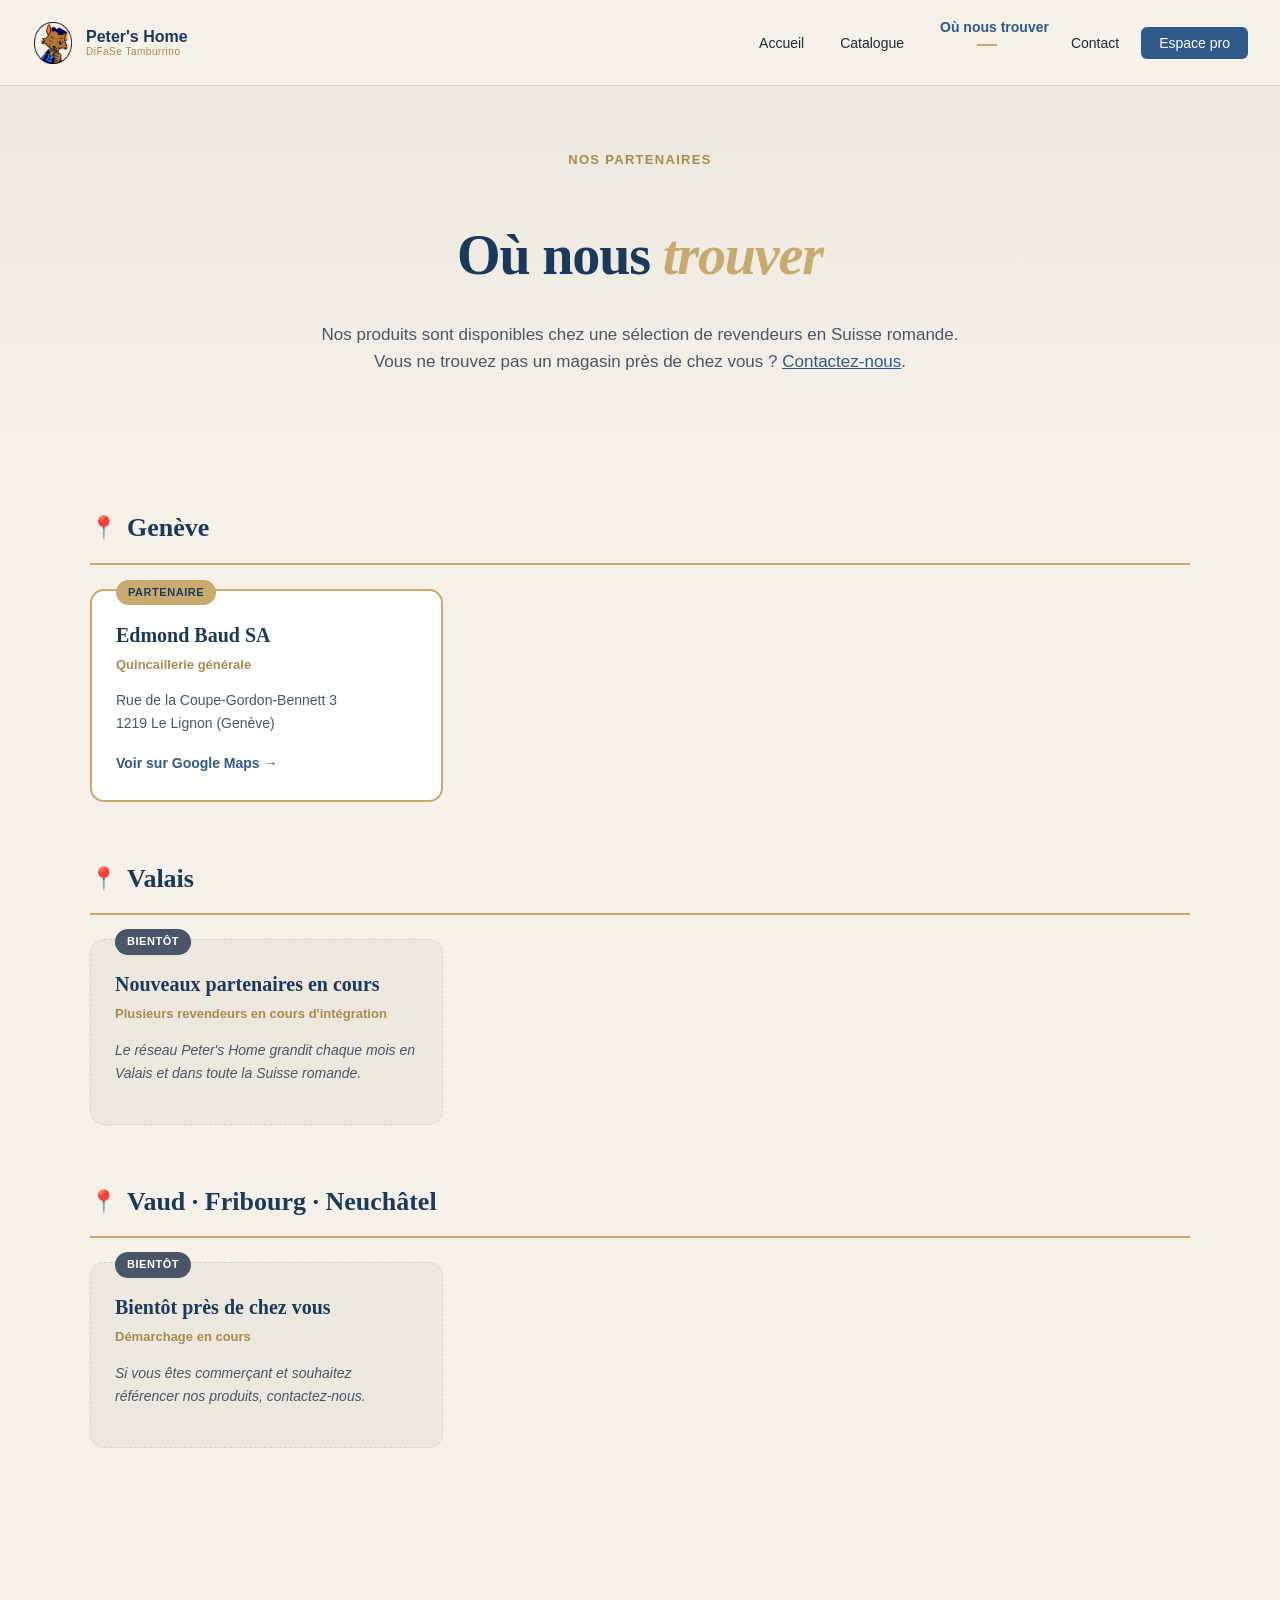
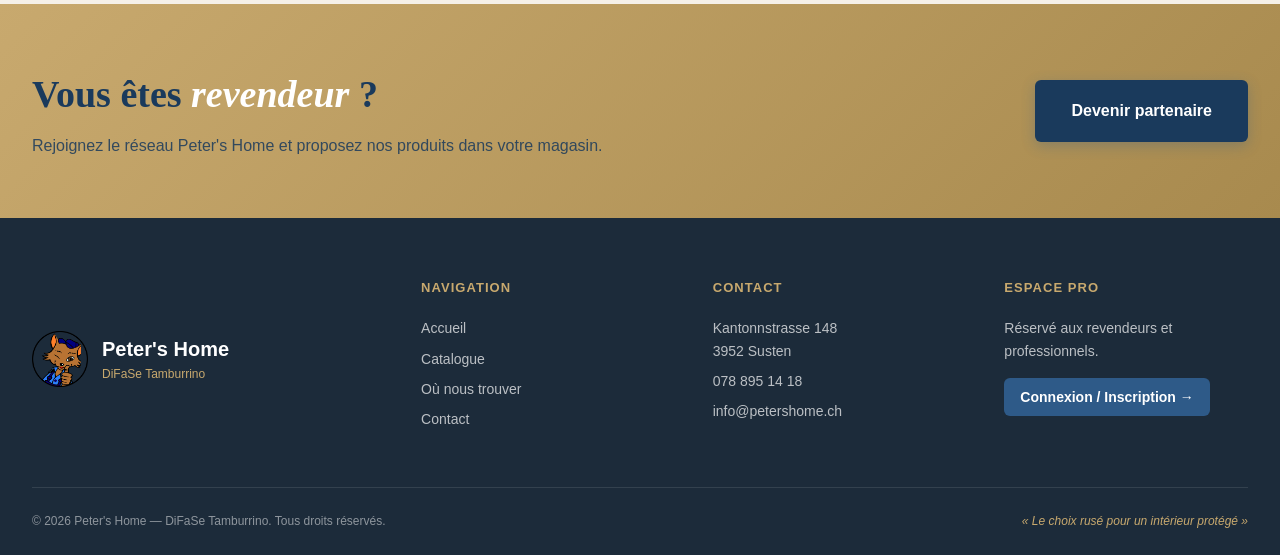
<file: ou-nous-trouver.html>
<!DOCTYPE html>
<html lang="fr">
<head>
<meta charset="UTF-8">
<meta name="viewport" content="width=device-width, initial-scale=1.0">
<title>Où nous trouver — Peter's Home</title>
<meta name="description" content="Découvrez les magasins partenaires qui distribuent les produits Peter's Home en Suisse romande.">
<link rel="icon" type="image/png" href="img/logo.png">
<link rel="stylesheet" href="styles.css">
<link rel="stylesheet" href="catalogue.css">
<link rel="stylesheet" href="pages.css">
</head>
<body>

<!-- NAV -->
<nav class="nav">
  <a href="index.html" class="nav__brand">
    <img src="img/logo.png" alt="Peter's Home" class="nav__logo">
    <div class="nav__brand-text">
      <span class="nav__title">Peter's Home</span>
      <span class="nav__subtitle">DiFaSe Tamburrino</span>
    </div>
  </a>
  <ul class="nav__menu">
    <li><a href="index.html" class="nav__link">Accueil</a></li>
    <li><a href="catalogue.html" class="nav__link">Catalogue</a></li>
    <li><a href="ou-nous-trouver.html" class="nav__link nav__link--active">Où nous trouver</a></li>
    <li><a href="contact.html" class="nav__link">Contact</a></li>
    <li><a href="pro.html" class="nav__link nav__link--pro">Espace pro</a></li>
  </ul>
  <button class="nav__burger" aria-label="Menu">
    <span></span><span></span><span></span>
  </button>
</nav>

<section class="page-header">
  <div class="page-header__container">
    <span class="hero__eyebrow">Nos partenaires</span>
    <h1 class="page-header__title">Où nous <em>trouver</em></h1>
    <p class="page-header__desc">
      Nos produits sont disponibles chez une sélection de revendeurs en Suisse romande.
      <br>Vous ne trouvez pas un magasin près de chez vous ?
      <a href="contact.html" style="color: var(--bleu); text-decoration: underline;">Contactez-nous</a>.
    </p>
  </div>
</section>

<!-- STORES -->
<section class="stores">
  <div class="stores__container">

    <div class="stores__region">
      <h2 class="stores__region-title">
        <span class="stores__region-icon">📍</span>
        Genève
      </h2>
      <div class="stores__grid">
        <div class="store-card store-card--featured">
          <div class="store-card__badge">Partenaire</div>
          <h3 class="store-card__name">Edmond Baud SA</h3>
          <p class="store-card__type">Quincaillerie générale</p>
          <address class="store-card__address">
            Rue de la Coupe-Gordon-Bennett 3<br>
            1219 Le Lignon (Genève)
          </address>
          <a href="https://maps.google.com/?q=Edmond+Baud+SA+Lignon+Geneve" target="_blank" rel="noopener" class="store-card__link">Voir sur Google Maps →</a>
        </div>
      </div>
    </div>

    <div class="stores__region">
      <h2 class="stores__region-title">
        <span class="stores__region-icon">📍</span>
        Valais
      </h2>
      <div class="stores__grid">
        <div class="store-card store-card--coming">
          <div class="store-card__badge store-card__badge--soon">Bientôt</div>
          <h3 class="store-card__name">Nouveaux partenaires en cours</h3>
          <p class="store-card__type">Plusieurs revendeurs en cours d'intégration</p>
          <p class="store-card__address" style="font-style: italic; color: var(--texte-2);">
            Le réseau Peter's Home grandit chaque mois en Valais et dans toute la Suisse romande.
          </p>
        </div>
      </div>
    </div>

    <div class="stores__region">
      <h2 class="stores__region-title">
        <span class="stores__region-icon">📍</span>
        Vaud · Fribourg · Neuchâtel
      </h2>
      <div class="stores__grid">
        <div class="store-card store-card--coming">
          <div class="store-card__badge store-card__badge--soon">Bientôt</div>
          <h3 class="store-card__name">Bientôt près de chez vous</h3>
          <p class="store-card__type">Démarchage en cours</p>
          <p class="store-card__address" style="font-style: italic; color: var(--texte-2);">
            Si vous êtes commerçant et souhaitez référencer nos produits, contactez-nous.
          </p>
        </div>
      </div>
    </div>

  </div>
</section>

<!-- CTA -->
<section class="cta-band">
  <div class="cta-band__container">
    <div class="cta-band__content">
      <h2 class="cta-band__title">Vous êtes <span class="cta-band__highlight">revendeur</span> ?</h2>
      <p class="cta-band__desc">Rejoignez le réseau Peter's Home et proposez nos produits dans votre magasin.</p>
    </div>
    <a href="contact.html" class="btn btn--primary btn--large">Devenir partenaire</a>
  </div>
</section>

<!-- FOOTER -->
<footer class="footer">
  <div class="footer__container">
    <div class="footer__brand">
      <img src="img/logo.png" alt="" class="footer__logo">
      <div>
        <div class="footer__brand-name">Peter's Home</div>
        <div class="footer__brand-sub">DiFaSe Tamburrino</div>
      </div>
    </div>
    <div class="footer__col">
      <h4 class="footer__col-title">Navigation</h4>
      <a href="index.html">Accueil</a>
      <a href="catalogue.html">Catalogue</a>
      <a href="ou-nous-trouver.html">Où nous trouver</a>
      <a href="contact.html">Contact</a>
    </div>
    <div class="footer__col">
      <h4 class="footer__col-title">Contact</h4>
      <p>Kantonnstrasse 148<br>3952 Susten</p>
      <p>078 895 14 18</p>
      <a href="mailto:info@petershome.ch">info@petershome.ch</a>
    </div>
    <div class="footer__col">
      <h4 class="footer__col-title">Espace pro</h4>
      <p>Réservé aux revendeurs et professionnels.</p>
      <a href="pro.html" class="footer__pro-btn">Connexion / Inscription →</a>
    </div>
  </div>
  <div class="footer__bottom">
    <p>© 2026 Peter's Home — DiFaSe Tamburrino. Tous droits réservés.</p>
    <p class="footer__tagline">« Le choix rusé pour un intérieur protégé »</p>
  </div>
</footer>

<script src="script.js"></script>
</body>
</html>
</file>
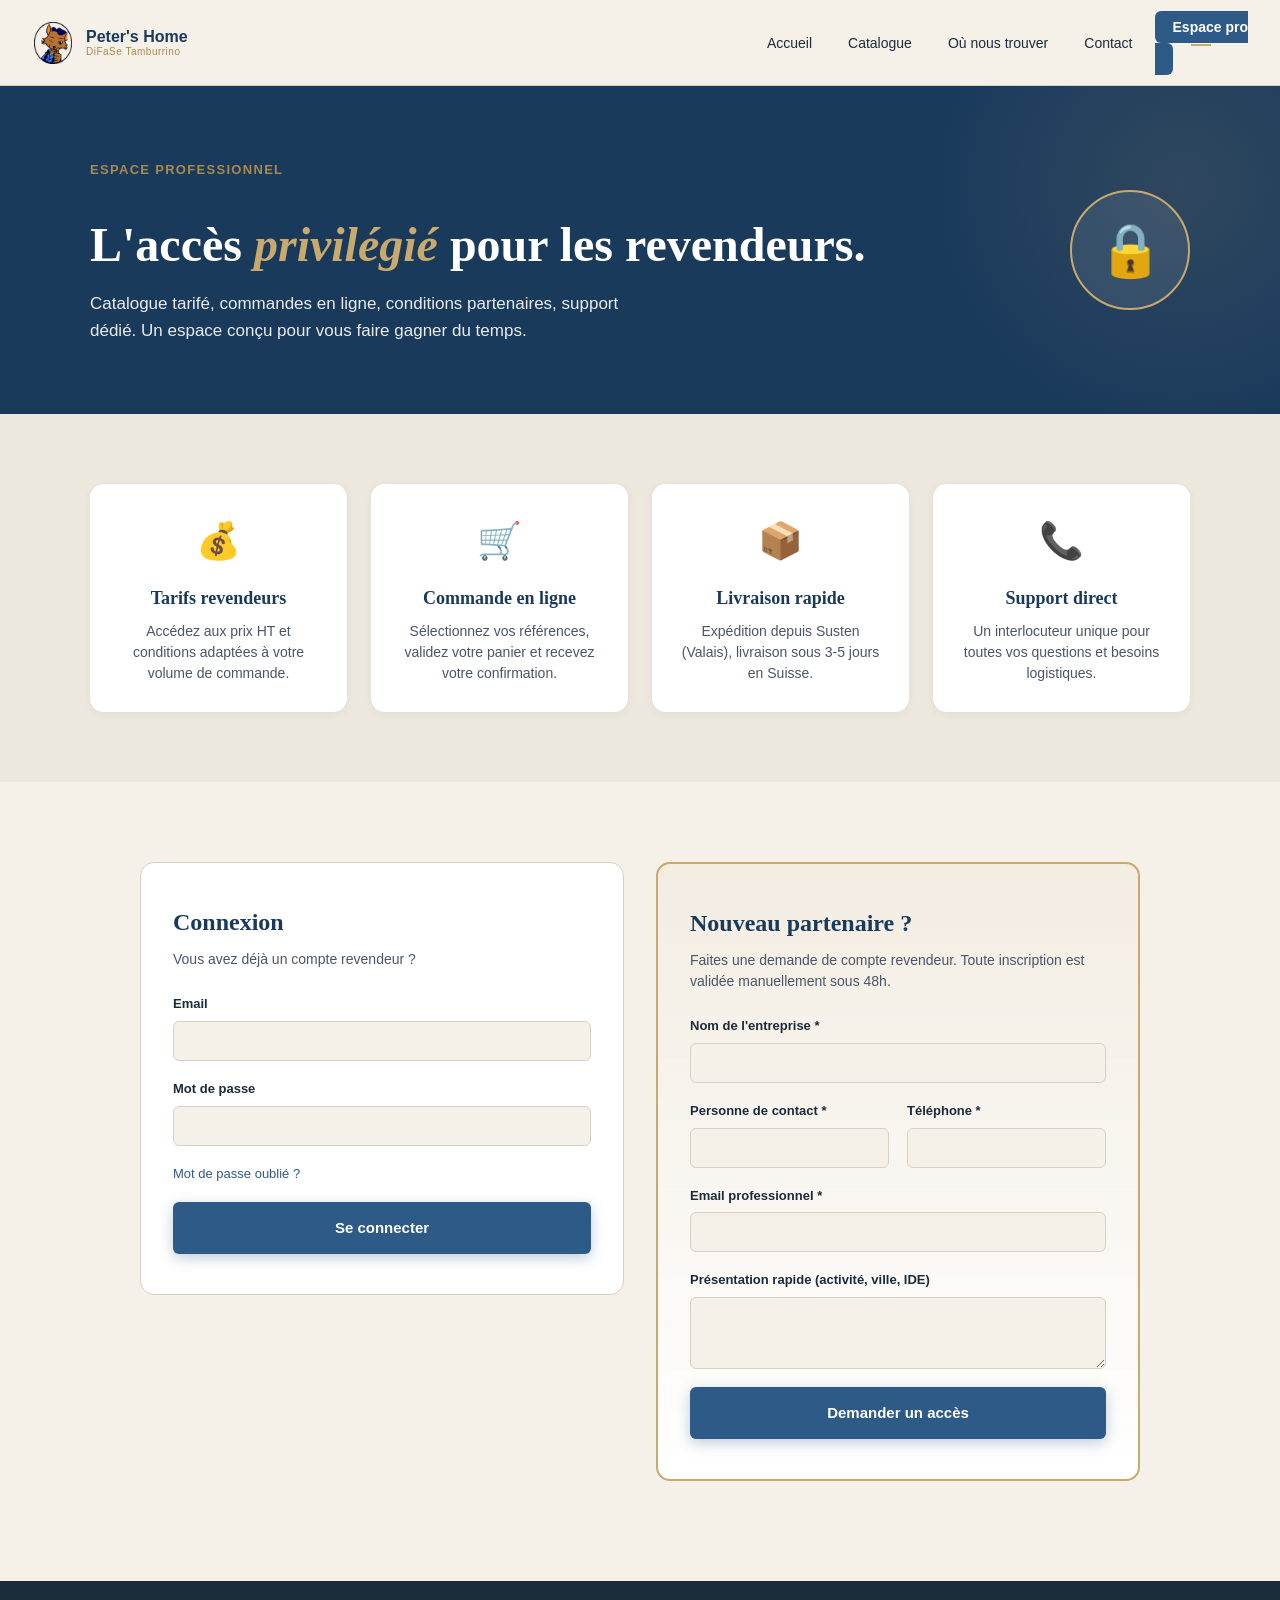
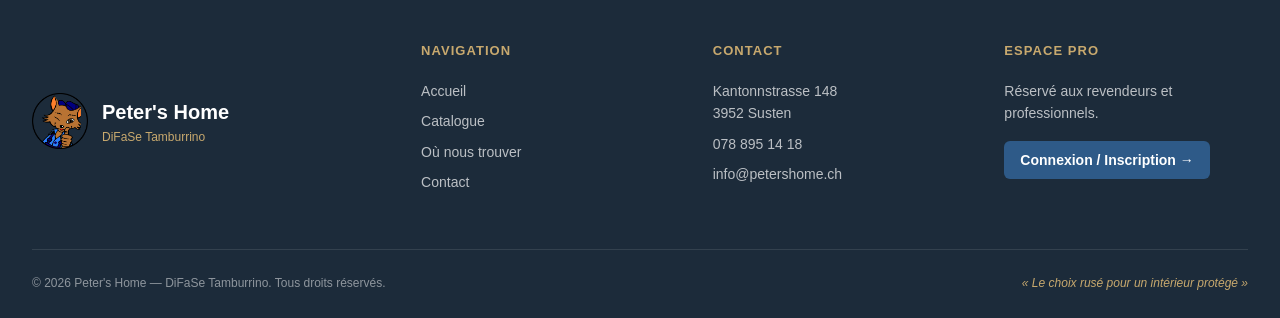
<file: pro.html>
<!DOCTYPE html>
<html lang="fr">
<head>
<meta charset="UTF-8">
<meta name="viewport" content="width=device-width, initial-scale=1.0">
<title>Espace pro — Peter's Home</title>
<meta name="description" content="Espace réservé aux revendeurs et professionnels Peter's Home. Tarifs, commandes en ligne, catalogue complet.">
<link rel="icon" type="image/png" href="img/logo.png">
<link rel="stylesheet" href="styles.css">
<link rel="stylesheet" href="catalogue.css">
<link rel="stylesheet" href="pages.css">
</head>
<body>

<!-- NAV -->
<nav class="nav">
  <a href="index.html" class="nav__brand">
    <img src="img/logo.png" alt="Peter's Home" class="nav__logo">
    <div class="nav__brand-text">
      <span class="nav__title">Peter's Home</span>
      <span class="nav__subtitle">DiFaSe Tamburrino</span>
    </div>
  </a>
  <ul class="nav__menu">
    <li><a href="index.html" class="nav__link">Accueil</a></li>
    <li><a href="catalogue.html" class="nav__link">Catalogue</a></li>
    <li><a href="ou-nous-trouver.html" class="nav__link">Où nous trouver</a></li>
    <li><a href="contact.html" class="nav__link">Contact</a></li>
    <li><a href="pro.html" class="nav__link nav__link--pro nav__link--active">Espace pro</a></li>
  </ul>
  <button class="nav__burger" aria-label="Menu">
    <span></span><span></span><span></span>
  </button>
</nav>

<section class="pro-hero">
  <div class="pro-hero__container">
    <div class="pro-hero__content">
      <span class="hero__eyebrow">Espace professionnel</span>
      <h1 class="pro-hero__title">L'accès <em>privilégié</em> pour les revendeurs.</h1>
      <p class="pro-hero__desc">
        Catalogue tarifé, commandes en ligne, conditions partenaires, support dédié.
        Un espace conçu pour vous faire gagner du temps.
      </p>
    </div>
    <div class="pro-hero__lock">
      <div class="pro-hero__lock-circle">🔒</div>
    </div>
  </div>
</section>

<section class="pro-features">
  <div class="pro-features__container">
    <div class="pro-feature">
      <div class="pro-feature__icon">💰</div>
      <h3>Tarifs revendeurs</h3>
      <p>Accédez aux prix HT et conditions adaptées à votre volume de commande.</p>
    </div>
    <div class="pro-feature">
      <div class="pro-feature__icon">🛒</div>
      <h3>Commande en ligne</h3>
      <p>Sélectionnez vos références, validez votre panier et recevez votre confirmation.</p>
    </div>
    <div class="pro-feature">
      <div class="pro-feature__icon">📦</div>
      <h3>Livraison rapide</h3>
      <p>Expédition depuis Susten (Valais), livraison sous 3-5 jours en Suisse.</p>
    </div>
    <div class="pro-feature">
      <div class="pro-feature__icon">📞</div>
      <h3>Support direct</h3>
      <p>Un interlocuteur unique pour toutes vos questions et besoins logistiques.</p>
    </div>
  </div>
</section>

<!-- LOGIN / SIGNUP -->
<section class="pro-access">
  <div class="pro-access__container">

    <div class="pro-access__card">
      <h2 class="pro-access__title">Connexion</h2>
      <p class="pro-access__desc">Vous avez déjà un compte revendeur ?</p>

      <form class="pro-form" onsubmit="return handleLogin(event)">
        <div class="form-field">
          <label for="login-email">Email</label>
          <input type="email" id="login-email" required>
        </div>
        <div class="form-field">
          <label for="login-password">Mot de passe</label>
          <input type="password" id="login-password" required>
        </div>
        <a href="#" class="pro-form__forgot">Mot de passe oublié ?</a>
        <button type="submit" class="btn btn--primary" style="width:100%;">Se connecter</button>
      </form>
    </div>

    <div class="pro-access__card pro-access__card--accent">
      <h2 class="pro-access__title">Nouveau partenaire ?</h2>
      <p class="pro-access__desc">
        Faites une demande de compte revendeur. Toute inscription est validée
        manuellement sous 48h.
      </p>

      <form class="pro-form" onsubmit="return handleSignup(event)">
        <div class="form-field">
          <label for="signup-company">Nom de l'entreprise *</label>
          <input type="text" id="signup-company" required>
        </div>
        <div class="form-row">
          <div class="form-field">
            <label for="signup-contact">Personne de contact *</label>
            <input type="text" id="signup-contact" required>
          </div>
          <div class="form-field">
            <label for="signup-phone">Téléphone *</label>
            <input type="tel" id="signup-phone" required>
          </div>
        </div>
        <div class="form-field">
          <label for="signup-email">Email professionnel *</label>
          <input type="email" id="signup-email" required>
        </div>
        <div class="form-field">
          <label for="signup-message">Présentation rapide (activité, ville, IDE)</label>
          <textarea id="signup-message" rows="3"></textarea>
        </div>
        <button type="submit" class="btn btn--primary" style="width:100%;">Demander un accès</button>
      </form>
    </div>

  </div>
</section>

<!-- FOOTER -->
<footer class="footer">
  <div class="footer__container">
    <div class="footer__brand">
      <img src="img/logo.png" alt="" class="footer__logo">
      <div>
        <div class="footer__brand-name">Peter's Home</div>
        <div class="footer__brand-sub">DiFaSe Tamburrino</div>
      </div>
    </div>
    <div class="footer__col">
      <h4 class="footer__col-title">Navigation</h4>
      <a href="index.html">Accueil</a>
      <a href="catalogue.html">Catalogue</a>
      <a href="ou-nous-trouver.html">Où nous trouver</a>
      <a href="contact.html">Contact</a>
    </div>
    <div class="footer__col">
      <h4 class="footer__col-title">Contact</h4>
      <p>Kantonnstrasse 148<br>3952 Susten</p>
      <p>078 895 14 18</p>
      <a href="mailto:info@petershome.ch">info@petershome.ch</a>
    </div>
    <div class="footer__col">
      <h4 class="footer__col-title">Espace pro</h4>
      <p>Réservé aux revendeurs et professionnels.</p>
      <a href="pro.html" class="footer__pro-btn">Connexion / Inscription →</a>
    </div>
  </div>
  <div class="footer__bottom">
    <p>© 2026 Peter's Home — DiFaSe Tamburrino. Tous droits réservés.</p>
    <p class="footer__tagline">« Le choix rusé pour un intérieur protégé »</p>
  </div>
</footer>

<script src="script.js"></script>
</body>
</html>
</file>
<file: styles.css>
/* ============================================
   PETER'S HOME — Site web
   Charte : bleu, beige, accent or — touche renarde
   ============================================ */

/* ===== Variables ===== */
:root {
  --bleu:        #2E5A88;
  --bleu-fonce:  #1A3A5C;
  --bleu-clair:  #4A7BB0;
  --beige:       #F5F0E8;
  --beige-2:     #EDE8DE;
  --or:          #C8A96E;
  --or-fonce:    #A88A4E;
  --texte:       #1C2B3A;
  --texte-2:     #4A5568;
  --gris-ligne:  #D8D0C4;
  --blanc:       #FFFFFF;
  --orange-fox:  #E8731F;
  --noir-fox:    #1A1A1A;

  --font-display: 'Georgia', 'Playfair Display', serif;
  --font-body: -apple-system, BlinkMacSystemFont, 'Segoe UI', sans-serif;

  --radius:      6px;
  --radius-lg:   14px;
  --shadow-sm:   0 2px 8px rgba(28, 43, 58, 0.06);
  --shadow:      0 8px 24px rgba(28, 43, 58, 0.08);
  --shadow-lg:   0 20px 50px rgba(28, 43, 58, 0.15);
}

/* ===== Reset ===== */
*, *::before, *::after { box-sizing: border-box; margin: 0; padding: 0; }

html { scroll-behavior: smooth; }

body {
  font-family: var(--font-body);
  color: var(--texte);
  background: var(--beige);
  line-height: 1.6;
  overflow-x: hidden;
}

img { max-width: 100%; height: auto; display: block; }
a { color: inherit; text-decoration: none; }
ul { list-style: none; }
button { font: inherit; cursor: pointer; border: none; background: none; }

/* ===== NAVBAR ===== */
.nav {
  position: sticky;
  top: 0;
  z-index: 100;
  background: rgba(245, 240, 232, 0.95);
  backdrop-filter: blur(12px);
  -webkit-backdrop-filter: blur(12px);
  border-bottom: 1px solid var(--gris-ligne);
  padding: 14px 32px;
  display: flex;
  align-items: center;
  justify-content: space-between;
}

.nav__brand {
  display: flex;
  align-items: center;
  gap: 12px;
}

.nav__logo {
  width: 42px;
  height: 42px;
  object-fit: contain;
}

.nav__brand-text { display: flex; flex-direction: column; line-height: 1.1; }
.nav__title { font-weight: 700; font-size: 16px; color: var(--bleu-fonce); }
.nav__subtitle { font-size: 10px; color: var(--or-fonce); letter-spacing: 0.05em; }

.nav__menu {
  display: flex;
  gap: 8px;
  align-items: center;
}

.nav__link {
  padding: 8px 14px;
  font-size: 14px;
  font-weight: 500;
  color: var(--texte);
  border-radius: var(--radius);
  transition: all 0.2s;
}

.nav__link:hover { background: var(--beige-2); color: var(--bleu); }
.nav__link--active { color: var(--bleu); font-weight: 600; }
.nav__link--active::after {
  content: '';
  display: block;
  width: 20px;
  height: 2px;
  background: var(--or);
  margin: 4px auto 0;
}

.nav__link--pro {
  background: var(--bleu);
  color: var(--blanc) !important;
  padding: 8px 18px;
}
.nav__link--pro:hover { background: var(--bleu-fonce); }

.nav__burger { display: none; }

/* ===== HERO ===== */
.hero {
  position: relative;
  overflow: hidden;
  padding: 80px 32px 100px;
}

.hero__bg-shape {
  position: absolute;
  top: -200px;
  right: -200px;
  width: 700px;
  height: 700px;
  background: radial-gradient(circle, rgba(46, 90, 136, 0.08) 0%, transparent 70%);
  border-radius: 50%;
  z-index: 0;
}

.hero__container {
  max-width: 1280px;
  margin: 0 auto;
  display: grid;
  grid-template-columns: 1.1fr 1fr;
  gap: 60px;
  align-items: center;
  position: relative;
  z-index: 1;
}

.hero__eyebrow {
  display: inline-block;
  font-size: 13px;
  font-weight: 600;
  color: var(--or-fonce);
  letter-spacing: 0.1em;
  text-transform: uppercase;
  margin-bottom: 24px;
  animation: fadeUp 0.6s ease-out;
}

.hero__title {
  font-family: var(--font-display);
  font-size: clamp(38px, 5.5vw, 72px);
  line-height: 1.05;
  font-weight: 700;
  color: var(--bleu-fonce);
  margin-bottom: 28px;
  letter-spacing: -0.02em;
  animation: fadeUp 0.7s ease-out 0.1s both;
}

.hero__title em {
  font-style: italic;
  color: var(--or);
}

.hero__title-accent {
  position: relative;
  display: inline-block;
}

.hero__title-accent::after {
  content: '';
  position: absolute;
  bottom: 4px;
  left: -4px;
  right: -4px;
  height: 14px;
  background: var(--or);
  opacity: 0.25;
  z-index: -1;
}

.hero__desc {
  font-size: 17px;
  color: var(--texte-2);
  max-width: 520px;
  margin-bottom: 36px;
  animation: fadeUp 0.7s ease-out 0.2s both;
}

.hero__cta {
  display: flex;
  gap: 16px;
  flex-wrap: wrap;
  animation: fadeUp 0.7s ease-out 0.3s both;
}

.btn {
  display: inline-flex;
  align-items: center;
  justify-content: center;
  padding: 14px 28px;
  font-size: 15px;
  font-weight: 600;
  border-radius: var(--radius);
  transition: all 0.2s;
  cursor: pointer;
}

.btn--primary {
  background: var(--bleu);
  color: var(--blanc);
  box-shadow: 0 4px 14px rgba(46, 90, 136, 0.3);
}
.btn--primary:hover {
  background: var(--bleu-fonce);
  transform: translateY(-2px);
  box-shadow: 0 8px 20px rgba(46, 90, 136, 0.35);
}

.btn--ghost {
  background: transparent;
  color: var(--bleu);
  border: 2px solid var(--bleu);
}
.btn--ghost:hover { background: var(--bleu); color: var(--blanc); }

.btn--large { padding: 18px 36px; font-size: 16px; }

/* Hero visual */
.hero__visual {
  position: relative;
  height: 500px;
  animation: fadeUp 0.8s ease-out 0.4s both;
}

.hero__fox {
  position: absolute;
  top: 50%;
  left: 50%;
  width: 280px;
  height: 280px;
  transform: translate(-50%, -50%);
  z-index: 2;
  animation: floatLogo 6s ease-in-out infinite;
}

.hero__fox img { width: 100%; height: 100%; object-fit: contain; }

.hero__product {
  position: absolute;
  background: var(--blanc);
  border-radius: var(--radius-lg);
  padding: 18px;
  box-shadow: var(--shadow);
  width: 130px;
  height: 130px;
  display: flex;
  align-items: center;
  justify-content: center;
  z-index: 3;
}
.hero__product img {
  max-width: 100%;
  max-height: 100%;
  object-fit: contain;
}

.hero__product--1 {
  top: 5%;
  left: 5%;
  transform: rotate(-8deg);
  animation: floatA 5s ease-in-out infinite;
}

.hero__product--2 {
  bottom: 18%;
  left: 0;
  transform: rotate(6deg);
  animation: floatB 5.5s ease-in-out infinite;
}

.hero__product--3 {
  top: 18%;
  right: 0;
  width: 150px;
  height: 150px;
  transform: rotate(10deg);
  animation: floatC 5s ease-in-out infinite;
}

@keyframes fadeUp {
  from { opacity: 0; transform: translateY(20px); }
  to { opacity: 1; transform: translateY(0); }
}
@keyframes floatLogo {
  0%, 100% { transform: translate(-50%, -50%) rotate(0deg); }
  50% { transform: translate(-50%, -55%) rotate(2deg); }
}
@keyframes floatA {
  0%, 100% { transform: rotate(-8deg) translateY(0); }
  50% { transform: rotate(-8deg) translateY(-12px); }
}
@keyframes floatB {
  0%, 100% { transform: rotate(6deg) translateY(0); }
  50% { transform: rotate(6deg) translateY(-10px); }
}
@keyframes floatC {
  0%, 100% { transform: rotate(10deg) translateY(0); }
  50% { transform: rotate(10deg) translateY(-14px); }
}

/* ===== TRUST ===== */
.trust {
  background: var(--bleu-fonce);
  padding: 48px 32px;
  color: var(--blanc);
}

.trust__container {
  max-width: 1280px;
  margin: 0 auto;
  display: flex;
  align-items: center;
  justify-content: space-around;
  gap: 24px;
}

.trust__item { text-align: center; }
.trust__number {
  font-family: var(--font-display);
  font-size: 48px;
  font-weight: 700;
  color: var(--or);
  line-height: 1;
}
.trust__label {
  font-size: 13px;
  color: var(--blanc);
  margin-top: 8px;
  opacity: 0.85;
  letter-spacing: 0.05em;
  text-transform: uppercase;
}

.trust__divider {
  width: 1px;
  height: 50px;
  background: rgba(255, 255, 255, 0.2);
}

/* ===== SECTION HEADER ===== */
.section-header {
  text-align: center;
  max-width: 700px;
  margin: 0 auto 64px;
}

.section-header__eyebrow {
  display: inline-block;
  font-size: 13px;
  font-weight: 600;
  color: var(--or-fonce);
  letter-spacing: 0.12em;
  text-transform: uppercase;
  margin-bottom: 16px;
}
.section-header__eyebrow--light { color: var(--or); }

.section-header__title {
  font-family: var(--font-display);
  font-size: clamp(30px, 4vw, 44px);
  font-weight: 700;
  color: var(--bleu-fonce);
  margin-bottom: 16px;
  letter-spacing: -0.01em;
}

.section-header__desc {
  font-size: 16px;
  color: var(--texte-2);
}

/* ===== CATEGORIES ===== */
.categories { padding: 100px 32px; }
.categories__container { max-width: 1280px; margin: 0 auto; }

.cat-grid {
  display: grid;
  grid-template-columns: repeat(auto-fit, minmax(260px, 1fr));
  gap: 24px;
}

.cat-card {
  background: var(--blanc);
  border-radius: var(--radius-lg);
  overflow: hidden;
  transition: all 0.3s;
  box-shadow: var(--shadow-sm);
  display: flex;
  flex-direction: column;
}

.cat-card:hover {
  transform: translateY(-6px);
  box-shadow: var(--shadow-lg);
}

.cat-card__image {
  background: var(--beige);
  padding: 36px;
  display: flex;
  align-items: center;
  justify-content: center;
  height: 220px;
}

.cat-card__image img {
  max-width: 100%;
  max-height: 100%;
  object-fit: contain;
  transition: transform 0.4s;
}

.cat-card:hover .cat-card__image img {
  transform: scale(1.08) rotate(3deg);
}

.cat-card__content { padding: 24px; }

.cat-card__tag {
  display: inline-block;
  font-size: 11px;
  font-weight: 700;
  padding: 4px 10px;
  border-radius: 4px;
  color: var(--blanc);
  letter-spacing: 0.05em;
  margin-bottom: 12px;
}
.cat-card__tag--ptfe { background: var(--bleu); }
.cat-card__tag--feutre { background: #8B7355; }
.cat-card__tag--caoutchouc { background: #4A4A4A; }
.cat-card__tag--acier { background: #6B7280; }

.cat-card__title {
  font-family: var(--font-display);
  font-size: 22px;
  font-weight: 700;
  color: var(--bleu-fonce);
  margin-bottom: 8px;
}

.cat-card__desc {
  font-size: 14px;
  color: var(--texte-2);
  margin-bottom: 16px;
}

.cat-card__link {
  font-size: 14px;
  font-weight: 600;
  color: var(--bleu);
  transition: gap 0.2s;
}
.cat-card:hover .cat-card__link { color: var(--or-fonce); }

/* ===== WHY ===== */
.why {
  background: var(--bleu-fonce);
  color: var(--blanc);
  padding: 100px 32px;
  position: relative;
  overflow: hidden;
}

.why::before {
  content: '';
  position: absolute;
  top: 50%;
  right: -300px;
  width: 600px;
  height: 600px;
  background: radial-gradient(circle, rgba(200, 169, 110, 0.1) 0%, transparent 70%);
  border-radius: 50%;
  transform: translateY(-50%);
}

.why__container {
  max-width: 1280px;
  margin: 0 auto;
  display: grid;
  grid-template-columns: 1fr 1fr;
  gap: 80px;
  align-items: center;
  position: relative;
}

.why__title {
  font-family: var(--font-display);
  font-size: clamp(32px, 4.5vw, 52px);
  font-weight: 700;
  margin-bottom: 24px;
  line-height: 1.05;
}
.why__title em { color: var(--or); font-style: italic; }

.why__desc {
  font-size: 17px;
  margin-bottom: 32px;
  opacity: 0.9;
}

.why__list { display: flex; flex-direction: column; gap: 14px; }
.why__list li {
  display: flex;
  align-items: center;
  gap: 12px;
  font-size: 15px;
}

.why__check {
  width: 28px;
  height: 28px;
  background: var(--or);
  color: var(--bleu-fonce);
  border-radius: 50%;
  display: flex;
  align-items: center;
  justify-content: center;
  font-weight: 700;
  flex-shrink: 0;
}

.why__visual {
  position: relative;
  height: 480px;
}

.why__visual-card {
  position: absolute;
  background: var(--blanc);
  border-radius: var(--radius-lg);
  padding: 24px;
  box-shadow: var(--shadow-lg);
  width: 220px;
  height: 220px;
  display: flex;
  align-items: center;
  justify-content: center;
}

.why__visual-card img { max-width: 100%; max-height: 100%; object-fit: contain; }

.why__visual-card--1 { top: 20px; left: 20px; transform: rotate(-6deg); z-index: 2; }
.why__visual-card--2 { top: 100px; right: 0; transform: rotate(4deg); z-index: 3; }
.why__visual-card--3 { bottom: 0; left: 80px; transform: rotate(-3deg); z-index: 1; }

/* ===== CONDITIONNEMENTS ===== */
.packaging {
  padding: 100px 32px;
  background: var(--beige);
}

.packaging__container {
  max-width: 1100px;
  margin: 0 auto;
}

.packaging__grid {
  display: flex;
  gap: 48px;
  justify-content: center;
  align-items: flex-start;
  flex-wrap: wrap;
}

.packaging__card {
  background: transparent;
  display: flex;
  flex-direction: column;
  align-items: center;
  text-align: center;
  width: 280px;
  transition: all 0.3s;
}

.packaging__card:hover {
  transform: translateY(-6px);
}

.packaging__card:hover .packaging__image {
  box-shadow: var(--shadow-lg);
}

.packaging__image {
  background: var(--beige-2);
  border-radius: var(--radius-lg);
  padding: 24px;
  width: 100%;
  height: 200px;
  display: flex;
  align-items: center;
  justify-content: center;
  box-shadow: var(--shadow-sm);
  transition: box-shadow 0.3s;
  margin-bottom: 20px;
}

.packaging__image img {
  max-width: 100%;
  max-height: 100%;
  object-fit: contain;
}

.packaging__text {
  padding: 0 8px;
}

.packaging__text h3 {
  font-family: var(--font-display);
  font-size: 18px;
  font-weight: 700;
  color: var(--bleu-fonce);
  margin-bottom: 10px;
  line-height: 1.2;
}

.packaging__text p {
  font-size: 14px;
  color: var(--texte-2);
  line-height: 1.6;
}

@media (max-width: 720px) {
  .packaging {
    padding: 70px 20px;
  }
  .packaging__grid {
    gap: 32px;
  }
  .packaging__card {
    width: 240px;
  }
  .packaging__image {
    height: 160px;
    padding: 20px;
  }
}

/* ===== CTA BAND ===== */
.cta-band {
  background: linear-gradient(135deg, var(--or) 0%, var(--or-fonce) 100%);
  padding: 60px 32px;
}

.cta-band__container {
  max-width: 1280px;
  margin: 0 auto;
  display: flex;
  align-items: center;
  justify-content: space-between;
  gap: 32px;
  flex-wrap: wrap;
}

.cta-band__title {
  font-family: var(--font-display);
  font-size: clamp(26px, 3.5vw, 38px);
  font-weight: 700;
  color: var(--bleu-fonce);
  margin-bottom: 8px;
}
.cta-band__highlight { color: var(--blanc); font-style: italic; }

.cta-band__desc {
  font-size: 16px;
  color: var(--bleu-fonce);
  opacity: 0.85;
}

.cta-band .btn--primary {
  background: var(--bleu-fonce);
}
.cta-band .btn--primary:hover { background: var(--texte); }

/* ===== FOOTER ===== */
.footer {
  background: var(--texte);
  color: var(--blanc);
  padding: 60px 32px 24px;
}

.footer__container {
  max-width: 1280px;
  margin: 0 auto;
  display: grid;
  grid-template-columns: 1.4fr 1fr 1fr 1fr;
  gap: 48px;
  padding-bottom: 48px;
  border-bottom: 1px solid rgba(255, 255, 255, 0.1);
}

.footer__brand { display: flex; align-items: center; gap: 14px; }
.footer__logo { width: 56px; height: 56px; }
.footer__brand-name { font-weight: 700; font-size: 20px; }
.footer__brand-sub { font-size: 12px; color: var(--or); }

.footer__col h4, .footer__col-title {
  font-size: 13px;
  font-weight: 700;
  letter-spacing: 0.08em;
  text-transform: uppercase;
  margin-bottom: 18px;
  color: var(--or);
}

.footer__col a, .footer__col p {
  display: block;
  color: rgba(255, 255, 255, 0.7);
  margin-bottom: 8px;
  font-size: 14px;
  transition: color 0.2s;
}
.footer__col a:hover { color: var(--or); }

.footer__pro-btn {
  display: inline-block !important;
  margin-top: 8px;
  padding: 8px 16px;
  background: var(--bleu);
  color: var(--blanc) !important;
  border-radius: var(--radius);
  font-weight: 600;
}
.footer__pro-btn:hover { background: var(--bleu-clair) !important; color: var(--blanc) !important; }

.footer__bottom {
  max-width: 1280px;
  margin: 0 auto;
  display: flex;
  justify-content: space-between;
  align-items: center;
  padding-top: 24px;
  font-size: 12px;
  color: rgba(255, 255, 255, 0.5);
  flex-wrap: wrap;
  gap: 12px;
}

.footer__tagline {
  font-style: italic;
  color: var(--or);
}

/* ===== RESPONSIVE ===== */
@media (max-width: 900px) {
  .hero__container { grid-template-columns: 1fr; }
  .hero__visual { height: 380px; max-width: 400px; margin: 0 auto; }
  .why__container { grid-template-columns: 1fr; gap: 60px; }
  .why__visual { height: 360px; max-width: 400px; margin: 0 auto; }
  .footer__container { grid-template-columns: 1fr 1fr; }
}

@media (max-width: 720px) {
  .nav { padding: 12px 20px; }
  .nav__menu {
    position: fixed;
    inset: 0;
    width: 100%;
    height: 100%;
    background: var(--bleu-fonce);
    backdrop-filter: none;
    -webkit-backdrop-filter: none;
    flex-direction: column;
    justify-content: center;
    align-items: stretch;
    padding: 80px 28px 40px;
    gap: 8px;
    transform: translateX(100%);
    transition: transform 0.3s ease;
    z-index: 300;
    overflow-y: auto;
  }
  .nav__menu.is-open { transform: translateX(0); }
  /* Le burger reste au-dessus du menu pour pouvoir le refermer */
  .nav__burger {
    position: relative;
    z-index: 400;
  }
  /* Les barres se transforment en croix quand le menu est ouvert */
  .nav__burger.is-active span:nth-child(1) {
    transform: translateY(6px) rotate(45deg);
    background: var(--blanc);
  }
  .nav__burger.is-active span:nth-child(2) {
    opacity: 0;
  }
  .nav__burger.is-active span:nth-child(3) {
    transform: translateY(-6px) rotate(-45deg);
    background: var(--blanc);
  }
  .nav__link { display: block; padding: 14px; width: 100%; color: rgba(255, 255, 255, 0.9); }
  .nav__link:hover { background: rgba(255, 255, 255, 0.08); color: var(--or); }
  .nav__link--active { color: var(--or); font-weight: 600; }
  .nav__link--active::after { background: var(--or); }
  .nav__link--pro { background: var(--or); color: var(--bleu-fonce) !important; }
  .nav__link--pro:hover { background: var(--or-fonce); color: var(--bleu-fonce) !important; }
  .nav__burger {
    display: flex;
    flex-direction: column;
    gap: 4px;
    padding: 8px;
  }
  .nav__burger span {
    width: 22px;
    height: 2px;
    background: var(--texte);
    transition: all 0.2s;
  }
  .hero { padding: 60px 20px 80px; }

  /* Hero visuel : on remplace les cartes superposées par une grille nette */
  .hero__visual {
    height: auto;
    max-width: 360px;
    margin: 40px auto 0;
  }
  .hero__fox {
    position: relative;
    top: auto;
    left: auto;
    transform: none;
    width: 140px;
    height: 140px;
    margin: 0 auto 28px;
    animation: none;
  }
  .hero__product {
    position: relative;
    top: auto;
    left: auto;
    right: auto;
    bottom: auto;
    transform: none !important;
    animation: none;
    width: 100%;
    height: 120px;
  }
  .hero__product--1,
  .hero__product--2,
  .hero__product--3 {
    width: 100%;
    height: 120px;
  }
  .hero__visual {
    display: grid;
    grid-template-columns: repeat(3, 1fr);
    gap: 12px;
    align-items: center;
  }
  .hero__fox { grid-column: 1 / -1; }

  .trust__container { flex-wrap: wrap; gap: 32px; }
  .trust__divider { display: none; }
  .categories, .why { padding: 70px 20px; }
  .cta-band__container { flex-direction: column; text-align: center; }
  .footer__container { grid-template-columns: 1fr; gap: 32px; }
  .footer__bottom { flex-direction: column; text-align: center; }
}
</file>
<file: catalogue.css>
/* ============================================
   CATALOGUE PAGE
   ============================================ */

/* ===== PAGE HEADER ===== */
.page-header {
  padding: 60px 32px 40px;
  text-align: center;
  background: linear-gradient(180deg, var(--beige-2) 0%, var(--beige) 100%);
}

.page-header__container {
  max-width: 900px;
  margin: 0 auto;
}

.page-header__title {
  font-family: var(--font-display);
  font-size: clamp(36px, 5vw, 56px);
  font-weight: 700;
  color: var(--bleu-fonce);
  margin: 16px 0 20px;
  letter-spacing: -0.02em;
}
.page-header__title em {
  font-style: italic;
  color: var(--or);
}

.page-header__desc {
  font-size: 17px;
  color: var(--texte-2);
  margin-bottom: 32px;
}

/* PRO BANNER */
.pro-banner {
  background: var(--blanc);
  border: 2px solid var(--or);
  border-radius: var(--radius-lg);
  padding: 18px 24px;
  display: flex;
  align-items: center;
  gap: 18px;
  text-align: left;
  box-shadow: var(--shadow-sm);
  max-width: 680px;
  margin: 0 auto;
}

.pro-banner__icon {
  font-size: 28px;
  flex-shrink: 0;
}

.pro-banner > div {
  flex: 1;
  font-size: 14px;
  color: var(--texte-2);
  line-height: 1.5;
}

.pro-banner strong {
  display: block;
  color: var(--bleu-fonce);
  font-weight: 700;
  margin-bottom: 2px;
}

.pro-banner .btn {
  padding: 10px 20px;
  font-size: 13px;
  flex-shrink: 0;
}

/* ===== FILTERS ===== */
.filters {
  position: sticky;
  top: 70px;
  z-index: 50;
  background: rgba(245, 240, 232, 0.95);
  backdrop-filter: blur(12px);
  -webkit-backdrop-filter: blur(12px);
  padding: 18px 32px;
  border-bottom: 1px solid var(--gris-ligne);
}

.filters__container {
  max-width: 1280px;
  margin: 0 auto;
  display: flex;
  gap: 10px;
  flex-wrap: wrap;
  justify-content: center;
}

.filter-btn {
  padding: 9px 18px;
  font-size: 14px;
  font-weight: 600;
  background: var(--blanc);
  border: 1.5px solid var(--gris-ligne);
  color: var(--texte-2);
  border-radius: 999px;
  transition: all 0.2s;
}

.filter-btn:hover {
  border-color: var(--bleu);
  color: var(--bleu);
}

.filter-btn--active {
  background: var(--bleu);
  border-color: var(--bleu);
  color: var(--blanc);
}

.filter-btn span {
  opacity: 0.7;
  margin-left: 4px;
  font-weight: 500;
}

/* ===== CATALOG ===== */
.catalog {
  padding: 60px 32px 100px;
}

.catalog__container {
  max-width: 1280px;
  margin: 0 auto;
}

.cat-section {
  margin-bottom: 80px;
  scroll-margin-top: 140px;
}

.cat-section__header {
  margin-bottom: 32px;
  padding-bottom: 20px;
  border-bottom: 1px solid var(--gris-ligne);
}

.cat-section__tag {
  display: inline-block;
  font-size: 11px;
  font-weight: 700;
  padding: 4px 12px;
  border-radius: 4px;
  color: var(--blanc);
  letter-spacing: 0.08em;
  margin-bottom: 10px;
}

.cat-section__title {
  font-family: var(--font-display);
  font-size: clamp(24px, 3vw, 34px);
  font-weight: 700;
  color: var(--bleu-fonce);
  margin-bottom: 8px;
  letter-spacing: -0.01em;
}

.cat-section__header p {
  color: var(--texte-2);
  font-size: 15px;
}

/* PRODUCT GRID */
.product-grid {
  display: grid;
  grid-template-columns: repeat(auto-fill, minmax(220px, 1fr));
  gap: 20px;
}

.product {
  background: var(--blanc);
  border-radius: var(--radius-lg);
  overflow: hidden;
  transition: all 0.3s;
  border: 1px solid var(--gris-ligne);
  display: flex;
  flex-direction: column;
}

.product:hover {
  transform: translateY(-4px);
  box-shadow: var(--shadow);
  border-color: transparent;
}

.product__img {
  background: var(--beige);
  padding: 24px;
  height: 180px;
  display: flex;
  align-items: center;
  justify-content: center;
}

.product__img img {
  max-width: 100%;
  max-height: 100%;
  object-fit: contain;
  transition: transform 0.3s;
}

.product:hover .product__img img {
  transform: scale(1.06);
}

.product__info {
  padding: 16px 18px 18px;
}

.product__ref {
  display: inline-block;
  font-size: 11px;
  font-weight: 700;
  color: var(--bleu);
  background: rgba(46, 90, 136, 0.08);
  padding: 3px 8px;
  border-radius: 4px;
  margin-bottom: 8px;
  letter-spacing: 0.04em;
}

.product__info h3 {
  font-family: var(--font-display);
  font-size: 16px;
  font-weight: 600;
  color: var(--texte);
  margin-bottom: 12px;
  line-height: 1.3;
  min-height: 42px;
}

.product__meta {
  display: flex;
  gap: 8px;
  align-items: center;
  flex-wrap: wrap;
}

.product__mat {
  display: inline-block;
  font-size: 10px;
  font-weight: 700;
  padding: 3px 8px;
  border-radius: 3px;
  color: var(--blanc);
  letter-spacing: 0.04em;
}

.product__mat--ptfe { background: var(--bleu); }
.product__mat--feutre { background: #8B7355; }
.product__mat--caoutchouc { background: #4A4A4A; }
.product__mat--pvc { background: #5B8A5B; }
.product__mat--acier { background: #6B7280; }

.product__pcs {
  font-size: 11px;
  color: var(--texte-2);
  background: var(--beige-2);
  padding: 3px 8px;
  border-radius: 3px;
  font-weight: 500;
}

/* Hide section when filtered out */
.cat-section.is-hidden { display: none; }

/* ===== RESPONSIVE ===== */
@media (max-width: 720px) {
  .filters {
    top: 60px;
    padding: 12px 16px;
  }
  .filter-btn {
    padding: 7px 14px;
    font-size: 13px;
  }
  .catalog {
    padding: 40px 16px 60px;
  }
  .pro-banner {
    flex-direction: column;
    text-align: center;
  }
  .product-grid {
    grid-template-columns: repeat(2, 1fr);
    gap: 14px;
  }
  .product__img {
    padding: 16px;
    height: 130px;
  }
  .product__info {
    padding: 12px;
  }
  .product__info h3 {
    font-size: 14px;
    min-height: 36px;
  }
}
</file>
<file: pages.css>
/* ============================================
   PAGES SECONDAIRES
   Où nous trouver · Contact · Espace pro
   ============================================ */

/* ===== OÙ NOUS TROUVER ===== */
.stores {
  padding: 60px 32px 100px;
}

.stores__container {
  max-width: 1100px;
  margin: 0 auto;
}

.stores__region {
  margin-bottom: 56px;
}

.stores__region-title {
  font-family: var(--font-display);
  font-size: 26px;
  font-weight: 700;
  color: var(--bleu-fonce);
  margin-bottom: 24px;
  padding-bottom: 14px;
  border-bottom: 2px solid var(--or);
  display: flex;
  align-items: center;
  gap: 10px;
}

.stores__region-icon {
  font-size: 22px;
}

.stores__grid {
  display: grid;
  grid-template-columns: repeat(auto-fill, minmax(300px, 1fr));
  gap: 20px;
}

.store-card {
  position: relative;
  background: var(--blanc);
  border: 1px solid var(--gris-ligne);
  border-radius: var(--radius-lg);
  padding: 28px 24px 24px;
  transition: all 0.3s;
}

.store-card:hover {
  transform: translateY(-4px);
  box-shadow: var(--shadow);
}

.store-card--featured {
  border-color: var(--or);
  border-width: 2px;
}

.store-card--coming {
  background: var(--beige-2);
  border-style: dashed;
}

.store-card__badge {
  position: absolute;
  top: -11px;
  left: 24px;
  background: var(--or);
  color: var(--bleu-fonce);
  font-size: 11px;
  font-weight: 700;
  padding: 4px 12px;
  border-radius: 999px;
  letter-spacing: 0.05em;
  text-transform: uppercase;
}

.store-card__badge--soon {
  background: var(--texte-2);
  color: var(--blanc);
}

.store-card__name {
  font-family: var(--font-display);
  font-size: 20px;
  font-weight: 700;
  color: var(--bleu-fonce);
  margin-bottom: 4px;
}

.store-card__type {
  font-size: 13px;
  color: var(--or-fonce);
  font-weight: 600;
  margin-bottom: 14px;
}

.store-card__address {
  font-style: normal;
  font-size: 14px;
  color: var(--texte-2);
  line-height: 1.6;
  margin-bottom: 16px;
}

.store-card__link {
  font-size: 14px;
  font-weight: 600;
  color: var(--bleu);
  transition: color 0.2s;
}

.store-card__link:hover {
  color: var(--or-fonce);
}

/* ===== CONTACT ===== */
.contact {
  padding: 60px 32px 100px;
}

.contact__container {
  max-width: 1100px;
  margin: 0 auto;
  display: grid;
  grid-template-columns: 0.85fr 1.15fr;
  gap: 56px;
  align-items: start;
}

.contact__title {
  font-family: var(--font-display);
  font-size: 26px;
  font-weight: 700;
  color: var(--bleu-fonce);
  margin-bottom: 28px;
}

/* Bloc coordonnées */
.contact__info {
  background: var(--bleu-fonce);
  color: var(--blanc);
  border-radius: var(--radius-lg);
  padding: 40px 32px;
}

.contact__info .contact__title {
  color: var(--blanc);
}

.contact__item {
  display: flex;
  gap: 16px;
  align-items: flex-start;
  margin-bottom: 28px;
}

.contact__item:last-child {
  margin-bottom: 0;
}

.contact__icon {
  font-size: 22px;
  flex-shrink: 0;
  width: 44px;
  height: 44px;
  background: rgba(255, 255, 255, 0.1);
  border-radius: 50%;
  display: flex;
  align-items: center;
  justify-content: center;
}

.contact__label {
  font-size: 12px;
  font-weight: 700;
  text-transform: uppercase;
  letter-spacing: 0.08em;
  color: var(--or);
  margin-bottom: 4px;
}

.contact__value {
  font-style: normal;
  font-size: 15px;
  line-height: 1.6;
  color: rgba(255, 255, 255, 0.92);
}

.contact__value--link {
  color: var(--blanc);
  transition: color 0.2s;
}

.contact__value--link:hover {
  color: var(--or);
}

/* Formulaire */
.contact__form {
  background: var(--blanc);
  border: 1px solid var(--gris-ligne);
  border-radius: var(--radius-lg);
  padding: 40px 32px;
}

.form-row {
  display: grid;
  grid-template-columns: 1fr 1fr;
  gap: 18px;
}

.form-field {
  margin-bottom: 18px;
  display: flex;
  flex-direction: column;
}

.form-field label {
  font-size: 13px;
  font-weight: 600;
  color: var(--texte);
  margin-bottom: 6px;
}

.form-field input,
.form-field select,
.form-field textarea {
  font-family: var(--font-body);
  font-size: 14px;
  padding: 11px 14px;
  border: 1.5px solid var(--gris-ligne);
  border-radius: var(--radius);
  background: var(--beige);
  color: var(--texte);
  transition: all 0.2s;
  width: 100%;
}

.form-field input:focus,
.form-field select:focus,
.form-field textarea:focus {
  outline: none;
  border-color: var(--bleu);
  background: var(--blanc);
  box-shadow: 0 0 0 3px rgba(46, 90, 136, 0.1);
}

.form-field textarea {
  resize: vertical;
}

.form-note {
  font-size: 12px;
  color: var(--texte-2);
  margin-top: 16px;
  line-height: 1.5;
}

/* ===== ESPACE PRO ===== */
.pro-hero {
  background: var(--bleu-fonce);
  color: var(--blanc);
  padding: 70px 32px;
  position: relative;
  overflow: hidden;
}

.pro-hero::before {
  content: '';
  position: absolute;
  top: -150px;
  right: -150px;
  width: 500px;
  height: 500px;
  background: radial-gradient(circle, rgba(200, 169, 110, 0.12) 0%, transparent 70%);
  border-radius: 50%;
}

.pro-hero__container {
  max-width: 1100px;
  margin: 0 auto;
  display: flex;
  align-items: center;
  justify-content: space-between;
  gap: 40px;
  position: relative;
}

.pro-hero__title {
  font-family: var(--font-display);
  font-size: clamp(30px, 4.5vw, 48px);
  font-weight: 700;
  line-height: 1.1;
  margin: 14px 0 18px;
}

.pro-hero__title em {
  font-style: italic;
  color: var(--or);
}

.pro-hero__desc {
  font-size: 17px;
  opacity: 0.9;
  max-width: 540px;
}

.pro-hero__lock-circle {
  width: 120px;
  height: 120px;
  background: rgba(255, 255, 255, 0.08);
  border: 2px solid var(--or);
  border-radius: 50%;
  display: flex;
  align-items: center;
  justify-content: center;
  font-size: 52px;
  flex-shrink: 0;
}

/* Features */
.pro-features {
  padding: 70px 32px;
  background: var(--beige-2);
}

.pro-features__container {
  max-width: 1100px;
  margin: 0 auto;
  display: grid;
  grid-template-columns: repeat(auto-fit, minmax(220px, 1fr));
  gap: 24px;
}

.pro-feature {
  background: var(--blanc);
  border-radius: var(--radius-lg);
  padding: 28px 24px;
  text-align: center;
  box-shadow: var(--shadow-sm);
}

.pro-feature__icon {
  font-size: 36px;
  margin-bottom: 14px;
}

.pro-feature h3 {
  font-family: var(--font-display);
  font-size: 18px;
  font-weight: 700;
  color: var(--bleu-fonce);
  margin-bottom: 8px;
}

.pro-feature p {
  font-size: 14px;
  color: var(--texte-2);
  line-height: 1.5;
}

/* Access (login / signup) */
.pro-access {
  padding: 80px 32px 100px;
}

.pro-access__container {
  max-width: 1000px;
  margin: 0 auto;
  display: grid;
  grid-template-columns: 1fr 1fr;
  gap: 32px;
  align-items: start;
}

.pro-access__card {
  background: var(--blanc);
  border: 1px solid var(--gris-ligne);
  border-radius: var(--radius-lg);
  padding: 40px 32px;
}

.pro-access__card--accent {
  border: 2px solid var(--or);
  background: linear-gradient(180deg, rgba(200, 169, 110, 0.05) 0%, var(--blanc) 100%);
}

.pro-access__title {
  font-family: var(--font-display);
  font-size: 24px;
  font-weight: 700;
  color: var(--bleu-fonce);
  margin-bottom: 8px;
}

.pro-access__desc {
  font-size: 14px;
  color: var(--texte-2);
  margin-bottom: 24px;
  line-height: 1.5;
}

.pro-form__forgot {
  display: block;
  font-size: 13px;
  color: var(--bleu);
  margin-bottom: 18px;
  transition: color 0.2s;
}

.pro-form__forgot:hover {
  color: var(--or-fonce);
}

/* ===== RESPONSIVE ===== */
@media (max-width: 820px) {
  .contact__container {
    grid-template-columns: 1fr;
    gap: 32px;
  }
  .pro-access__container {
    grid-template-columns: 1fr;
  }
  .pro-hero__container {
    flex-direction: column-reverse;
    text-align: center;
  }
}

@media (max-width: 720px) {
  .stores,
  .contact,
  .pro-access {
    padding-left: 16px;
    padding-right: 16px;
  }
  .contact__form,
  .contact__info,
  .pro-access__card {
    padding: 28px 20px;
  }
  .form-row {
    grid-template-columns: 1fr;
    gap: 0;
  }
  .pro-features {
    padding: 50px 16px;
  }
}
</file>
